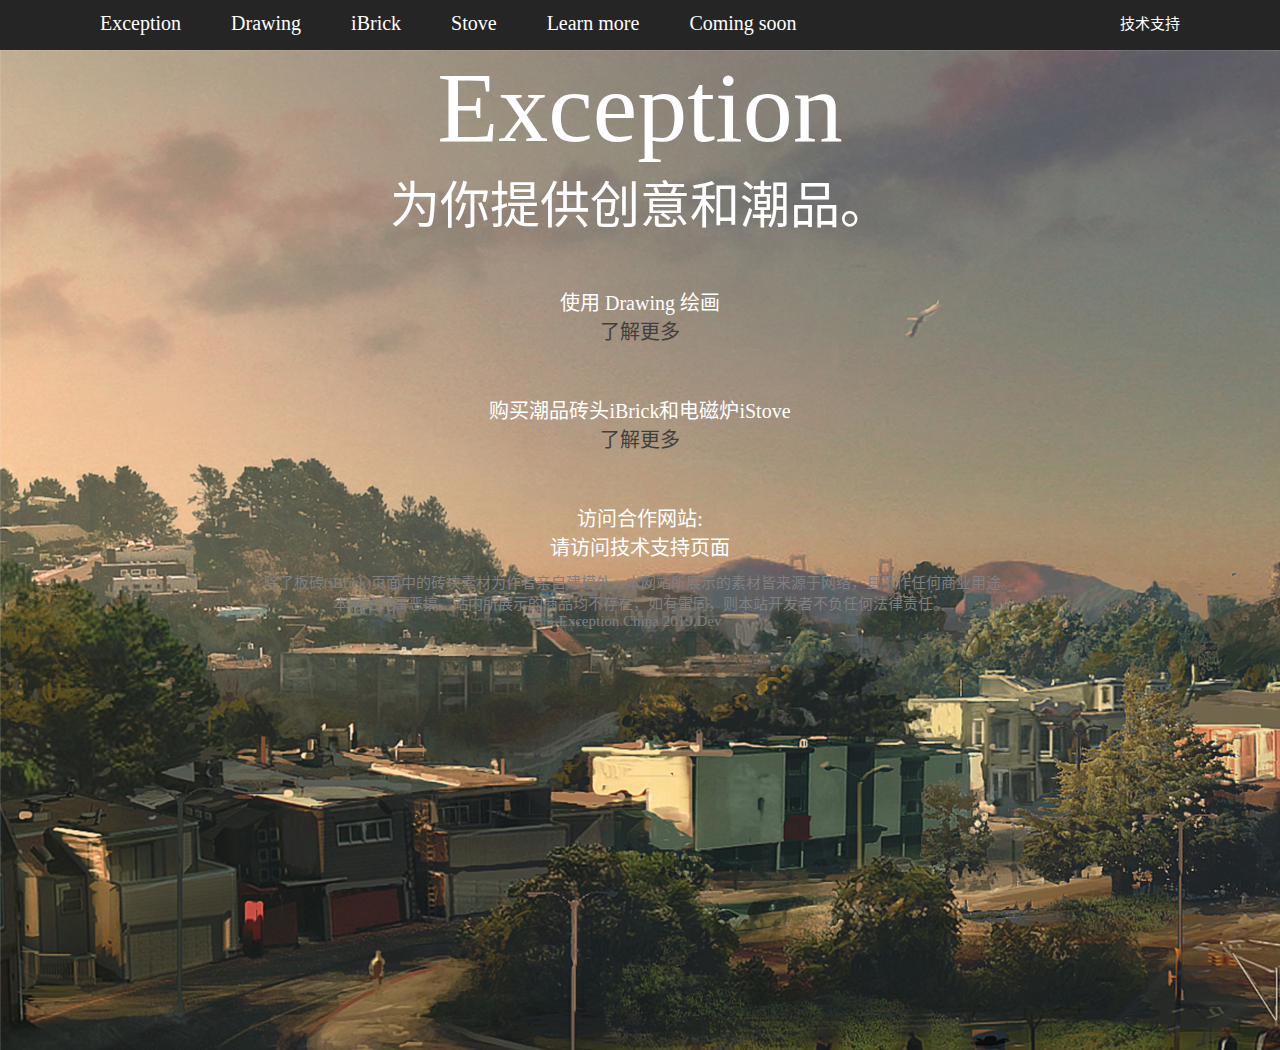
<file: index.html>
<!DOCTYPE html>
<html lang="zh-CN">
<head>
    <meta charset="UTF-8">
    <meta name="viewport" content="width=device-width, initial-scale=1.0">
    <meta http-equiv="X-UA-Compatible" content="ie=edge">
    <title>Exception China</title>
    <link rel="stylesheet" href="./css/nav.css">
    <link rel="stylesheet" href="./css/Exce.css">
    <link rel="shortcut icon" href="./imges/logo.ico" type="image/x-icon">
</head>
<body>
    <div class="nav">
        <div class="befor">
            <a href="./index.html">Exception</a>
        </div>
        <div class="other">
            <a href="./drawing.html">Drawing</a>
        </div>
        <div class="other">
            <a href="./brick.html">iBrick</a>
        </div>
        <div class="other">
            <a href="./stove.html">Stove</a>
        </div>
        <div class="other">
            <a href="./more.html">Learn more</a>
        </div>
        <div class="other">
            <span>Coming soon</span>
        </div>
        <div class="after">
            <a href="./more.html">技术支持</a>
        </div>
    </div>

    <div class="leinav">
        <div>
            <span>彩蛋</span>
        </div>
    </div>

    <div class="baseback">
        <div class="extext1">
            Exception
        </div>
        <div class="extext2">
            为你提供创意和潮品。
        </div>
        <div class="item">
            <div class="extext3">
                使用 Drawing 绘画
            </div>
            <div class="extext3">
                <a href="./drawing.html">了解更多</a>
            </div>
        </div>
        <div class="item">
            <div class="extext3">
                购买潮品砖头iBrick和电磁炉iStove
            </div>
            <div class="extext3">
                <a href="./brick.html">了解更多</a>
            </div>
        </div>
        <div class="item">
            <div class="extext3">
                访问合作网站:
            </div>
            <div class="extext3">
                请访问技术支持页面
            </div>
        </div>
        <div class="overccc">
            除了板砖(iBrick)页面中的砖块素材为作者亲自建模外，本网站所展示的素材皆来源于网络，且不作任何商业用途。<br>
            本网站纯属恶搞，站内所展示的商品均不存在，如有雷同，则本站开发者不负任何法律责任。<br>
            Exception China 2019.Dev
        </div>
    </div>
</body>
</file>
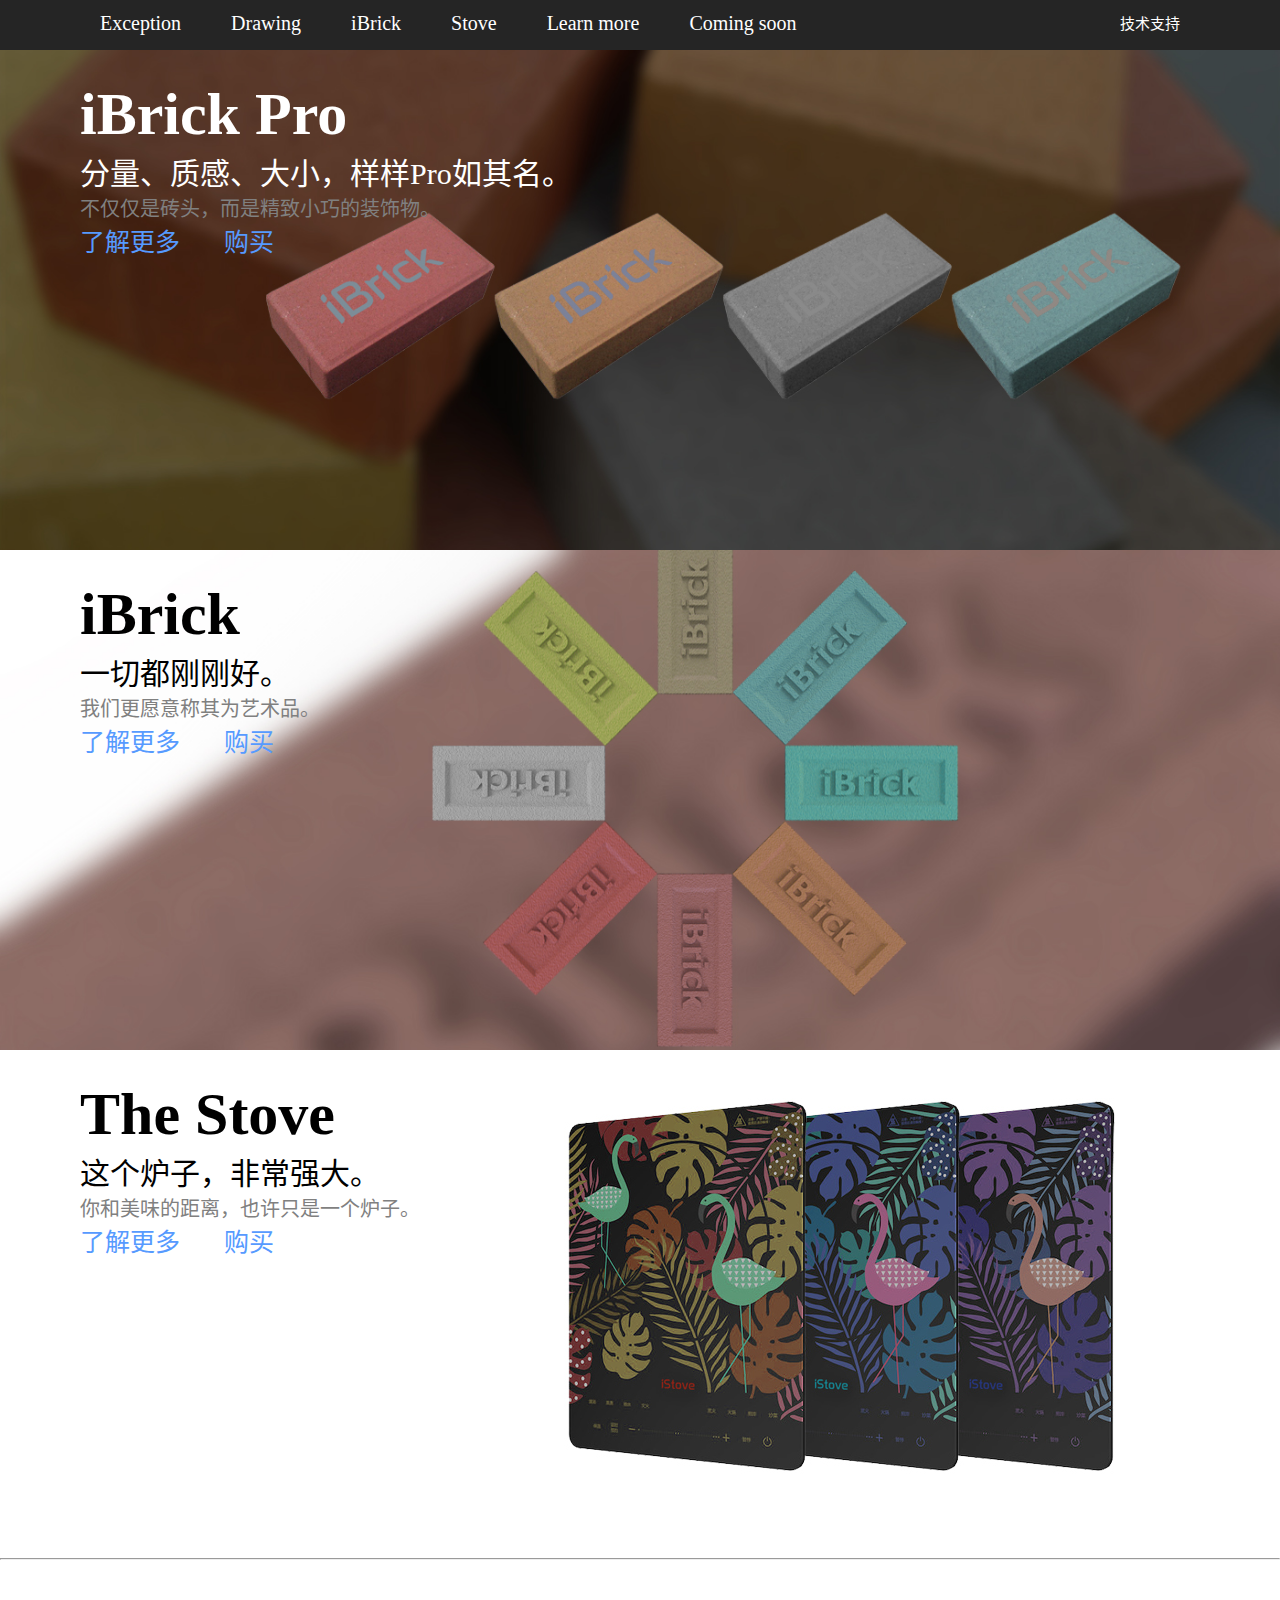
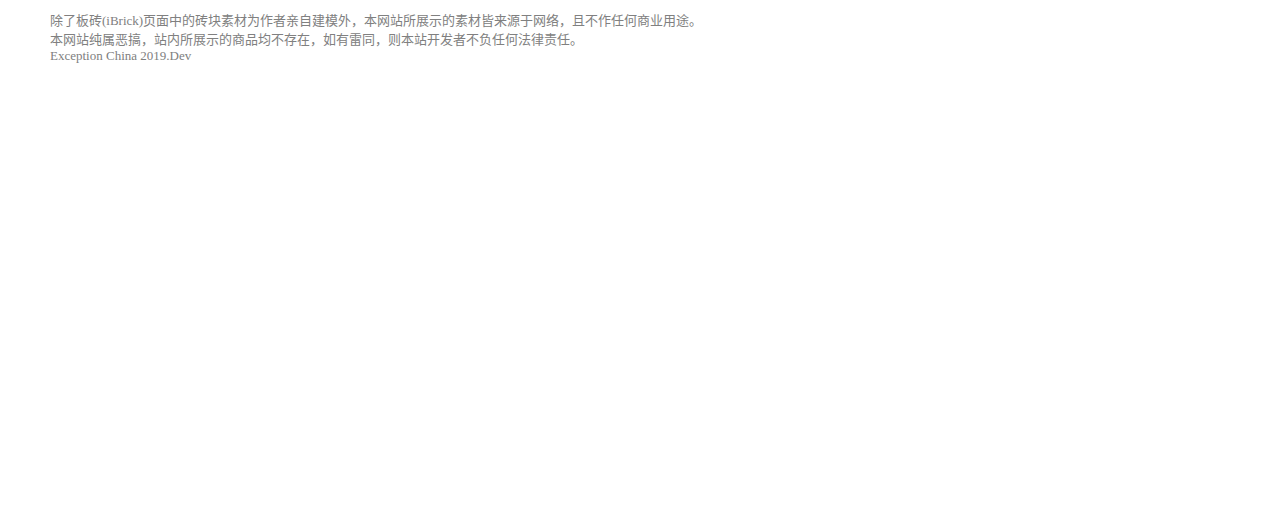
<file: brick.html>
<!DOCTYPE html>
<html lang="zh-CN">
<head>
    <meta charset="UTF-8">
    <meta name="viewport" content="width=device-width, initial-scale=1.0">
    <meta http-equiv="X-UA-Compatible" content="ie=edge">
    <title>iBrick</title>
    <link rel="stylesheet" href="./css/nav.css">
    <link rel="stylesheet" href="./css/show.css">
    <link rel="shortcut icon" href="./imges/logo.ico" type="image/x-icon">

</head>
<body>
    <div class="nav">
        <div class="befor">
            <a href="./index.html">Exception</a>
        </div>
        <div class="other">
            <a href="./drawing.html">Drawing</a>
        </div>
        <div class="other">
            <a href="./brick.html">iBrick</a>
        </div>
        <div class="other">
            <a href="./stove.html">Stove</a>
        </div>
        <div class="other">
            <a href="./more.html">Learn more</a>
        </div>
        <div class="other">
            <span>Coming soon</span>
        </div>
        <div class="after">
            <a href="./more.html">技术支持</a>
        </div>
    </div>

    <div class="leinav">
        <div>
            <span>彩蛋</span>
        </div>
    </div>


    <div class="brickProShow">
        <div class="brickpro">
            iBrick Pro
        </div>
        <div class="introduce">
            分量、质感、大小，样样Pro如其名。
        </div>
        <div class="shoping">
            不仅仅是砖头，而是精致小巧的装饰物。
        </div>
        <div class="temp">
            <a href="./brickjieshao.html">了解更多</a>
            <div class="space1"> </div>
            <a href="./pageOFBuy/BuyBrick.html">购买</a>
        </div>
    </div>


    <div class="brickShow">
        <div class="brick">
            iBrick
        </div>
        <div class="introduce2">
            一切都刚刚好。
        </div>
        <div class="shoping">
            我们更愿意称其为艺术品。
        </div>
        <div class="temp">
            <a href="./brickjieshao.html">了解更多</a>
            <div class="space1"> </div>
            <a href="./pageOFBuy/buybirck2.html">购买</a>
        </div>
    </div>


    <div class="stoveShow">
        <div class="stove">
            The Stove
        </div>
        <div class="introduce2">
            这个炉子，非常强大。
        </div>
        <div class="shoping">
            你和美味的距离，也许只是一个炉子。
        </div>
        <div class="temp">
            <a href="./stove.html">了解更多</a>
            <div class="space1"> </div>
            <a href="./pageOFBuy/BuyStove.html">购买</a>
        </div>
    </div>
    <hr>
    <div class="end">
        <div class="over">
            除了板砖(iBrick)页面中的砖块素材为作者亲自建模外，本网站所展示的素材皆来源于网络，且不作任何商业用途。<br>
            本网站纯属恶搞，站内所展示的商品均不存在，如有雷同，则本站开发者不负任何法律责任。<br>
            Exception China 2019.Dev
        </div>
    </div>
</body>
</html>
</file>
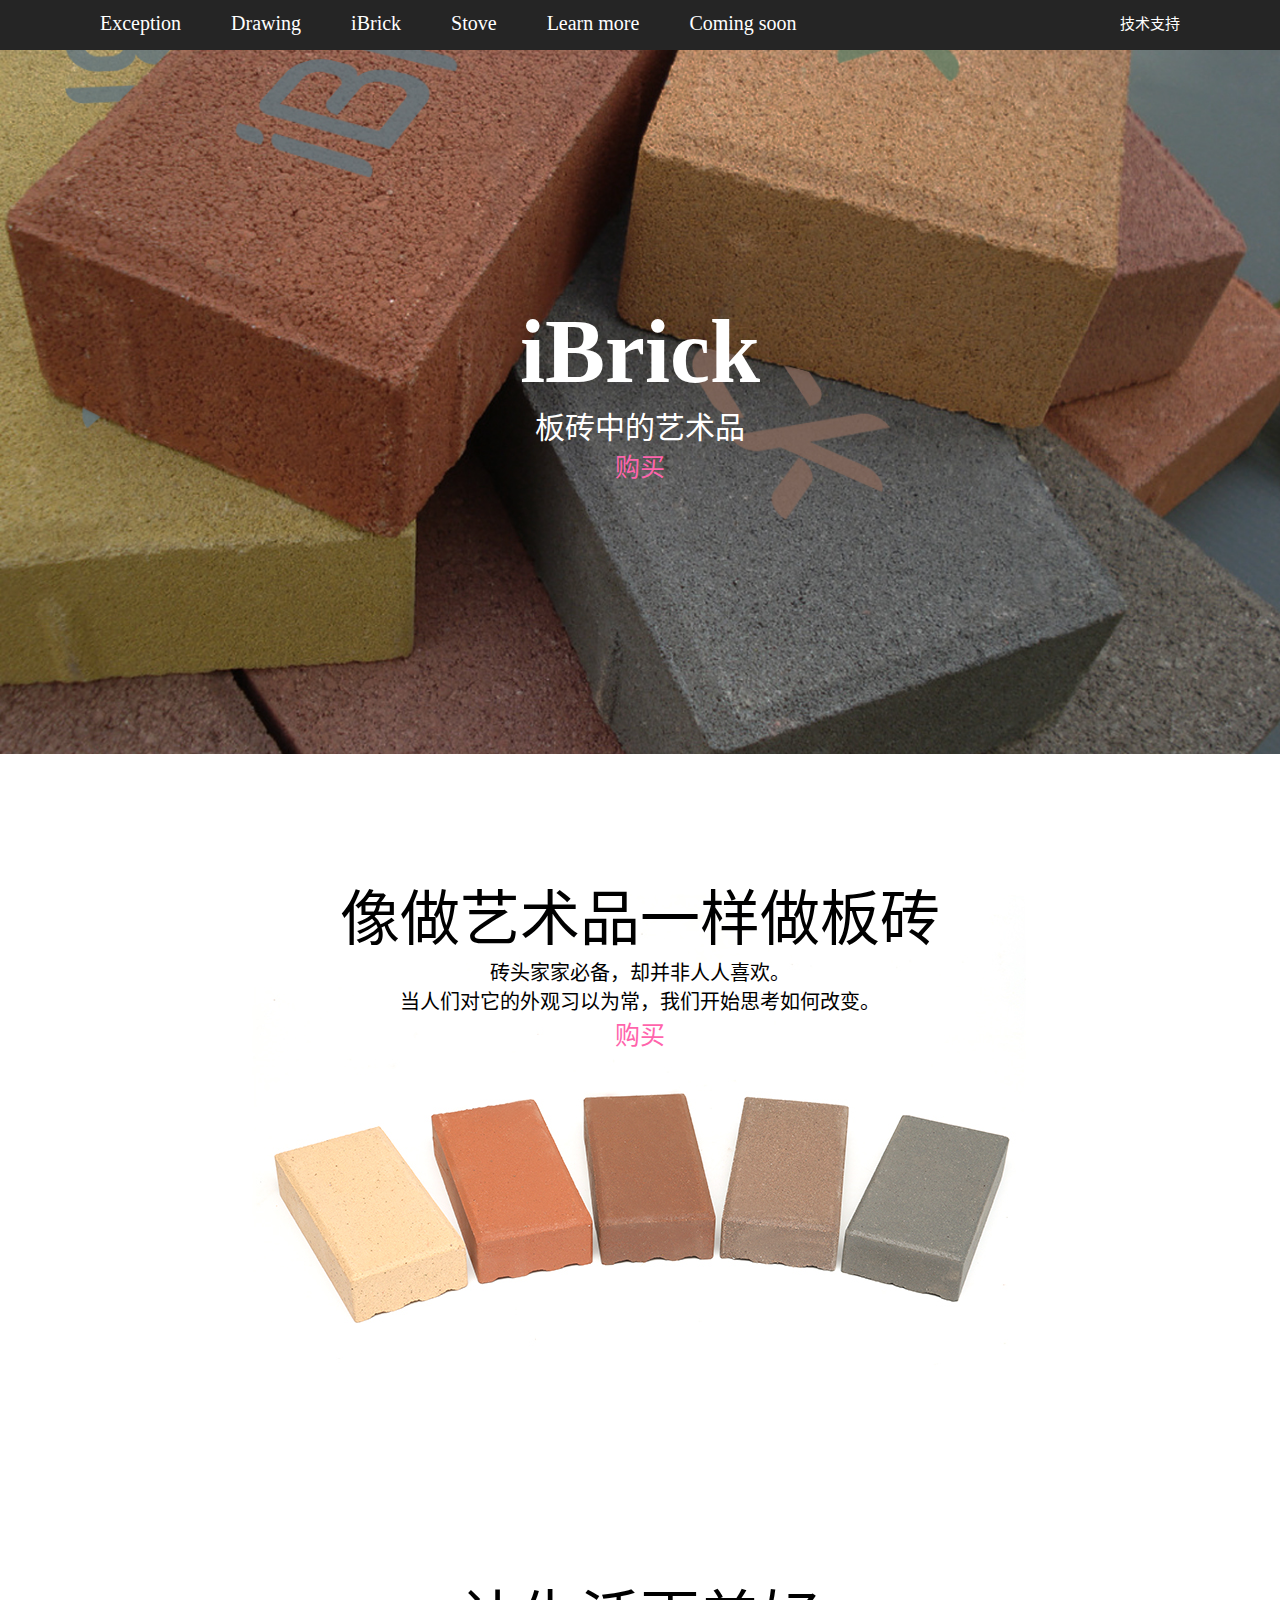
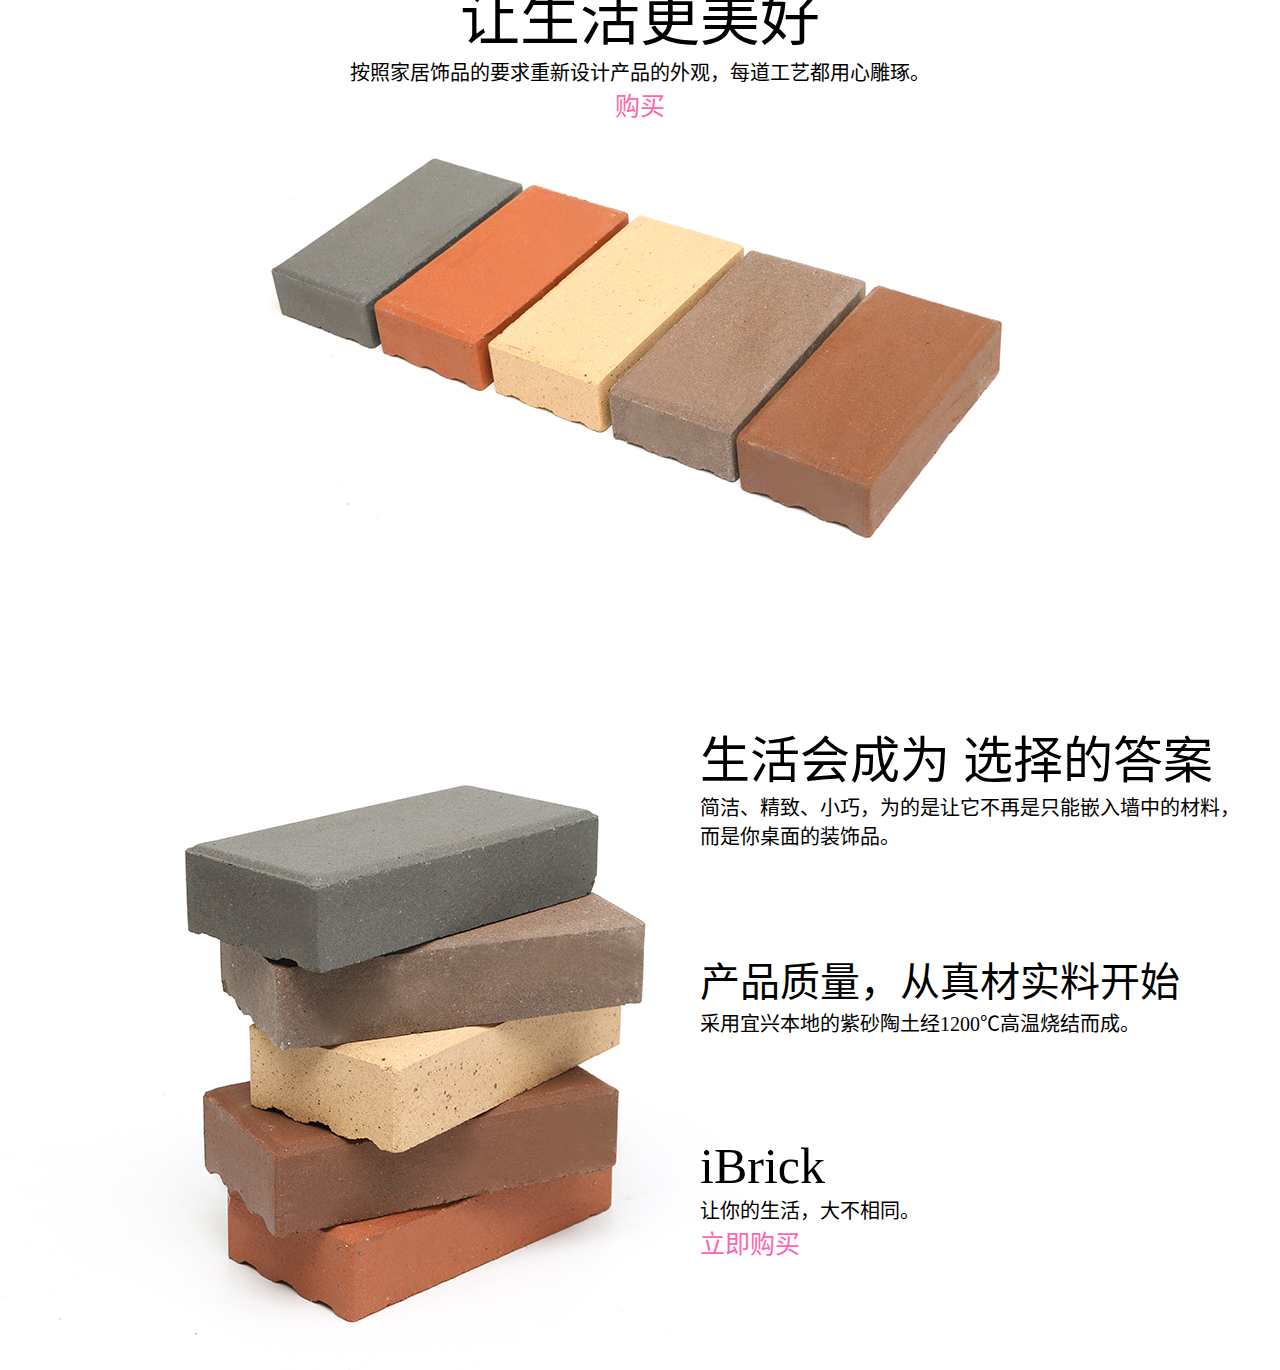
<file: brickjieshao.html>
<!DOCTYPE html>
<html lang="zh-CN">
<head>
    <meta charset="UTF-8">
    <meta name="viewport" content="width=device-width, initial-scale=1.0">
    <meta http-equiv="X-UA-Compatible" content="ie=edge">
    <title>iBrick</title>
    <link rel="stylesheet" href="./css/nav.css">
    <link rel="stylesheet" href="./css/jieshao1.css">
    <link rel="shortcut icon" href="./imges/logo.ico" type="image/x-icon">

</head>
<body>
    <div class="nav">
        <div class="befor">
            <a href="./index.html">Exception</a>
        </div>
        <div class="other">
            <a href="./drawing.html">Drawing</a>
        </div>
        <div class="other">
            <a href="./brick.html">iBrick</a>
        </div>
        <div class="other">
            <a href="./stove.html">Stove</a>
        </div>
        <div class="other">
            <a href="./more.html">Learn more</a>
        </div>
        <div class="other">
            <span>Coming soon</span>
        </div>
        <div class="after">
            <a href="./more.html">技术支持</a>
        </div>
    </div>

    <div class="leinav">
        <div>
            <span>彩蛋</span>
        </div>
    </div>

    <div class="firstback">
        <div class="text01">
            <div class="top">
                iBrick
            </div>
            <div class="down">
                板砖中的艺术品
            </div>
            <div class="buy">
                <a href="./pageOFBuy/BuyBrick.html">购买</a>
            </div>
        </div>
    </div>

    <div class="scandsay">
        <div class="text02">
            <div class="top">
                像做艺术品一样做板砖
            </div>
            <div class="down">
                砖头家家必备，却并非人人喜欢。<br>
                当人们对它的外观习以为常，我们开始思考如何改变。<br>
            </div>
            <div class="buy">
                <a href="./pageOFBuy/BuyBrick.html">购买</a>
            </div>
        </div>
    </div>

    <div class="thirdsay">
        <div class="text03">
            <div class="top">
                让生活更美好
            </div>
            <div class="down">
                按照家居饰品的要求重新设计产品的外观，每道工艺都用心雕琢。
            </div>
            <div class="buy">
                <a href="./pageOFBuy/BuyBrick.html">购买</a>
            </div>
        </div>
    </div>

    <div class="fourthsay">
        <div class="text04">
            <div class="top">
                生活会成为 选择的答案
            </div>
            <div class="down">
                简洁、精致、小巧，为的是让它不再是只能嵌入墙中的材料，<br>
                而是你桌面的装饰品。
            </div>
            <div class="top2">
                产品质量，从真材实料开始
            </div>
            <div class="down">
                采用宜兴本地的紫砂陶土经1200℃高温烧结而成。
            </div>
            <div class="top3">
                iBrick
            </div>
            <div class="down">
                让你的生活，大不相同。
            </div>
            <div class="buy">
                <a href="./pageOFBuy/BuyBrick.html">立即购买</a>
            </div>
        </div>
    </div>

</body>
</file>
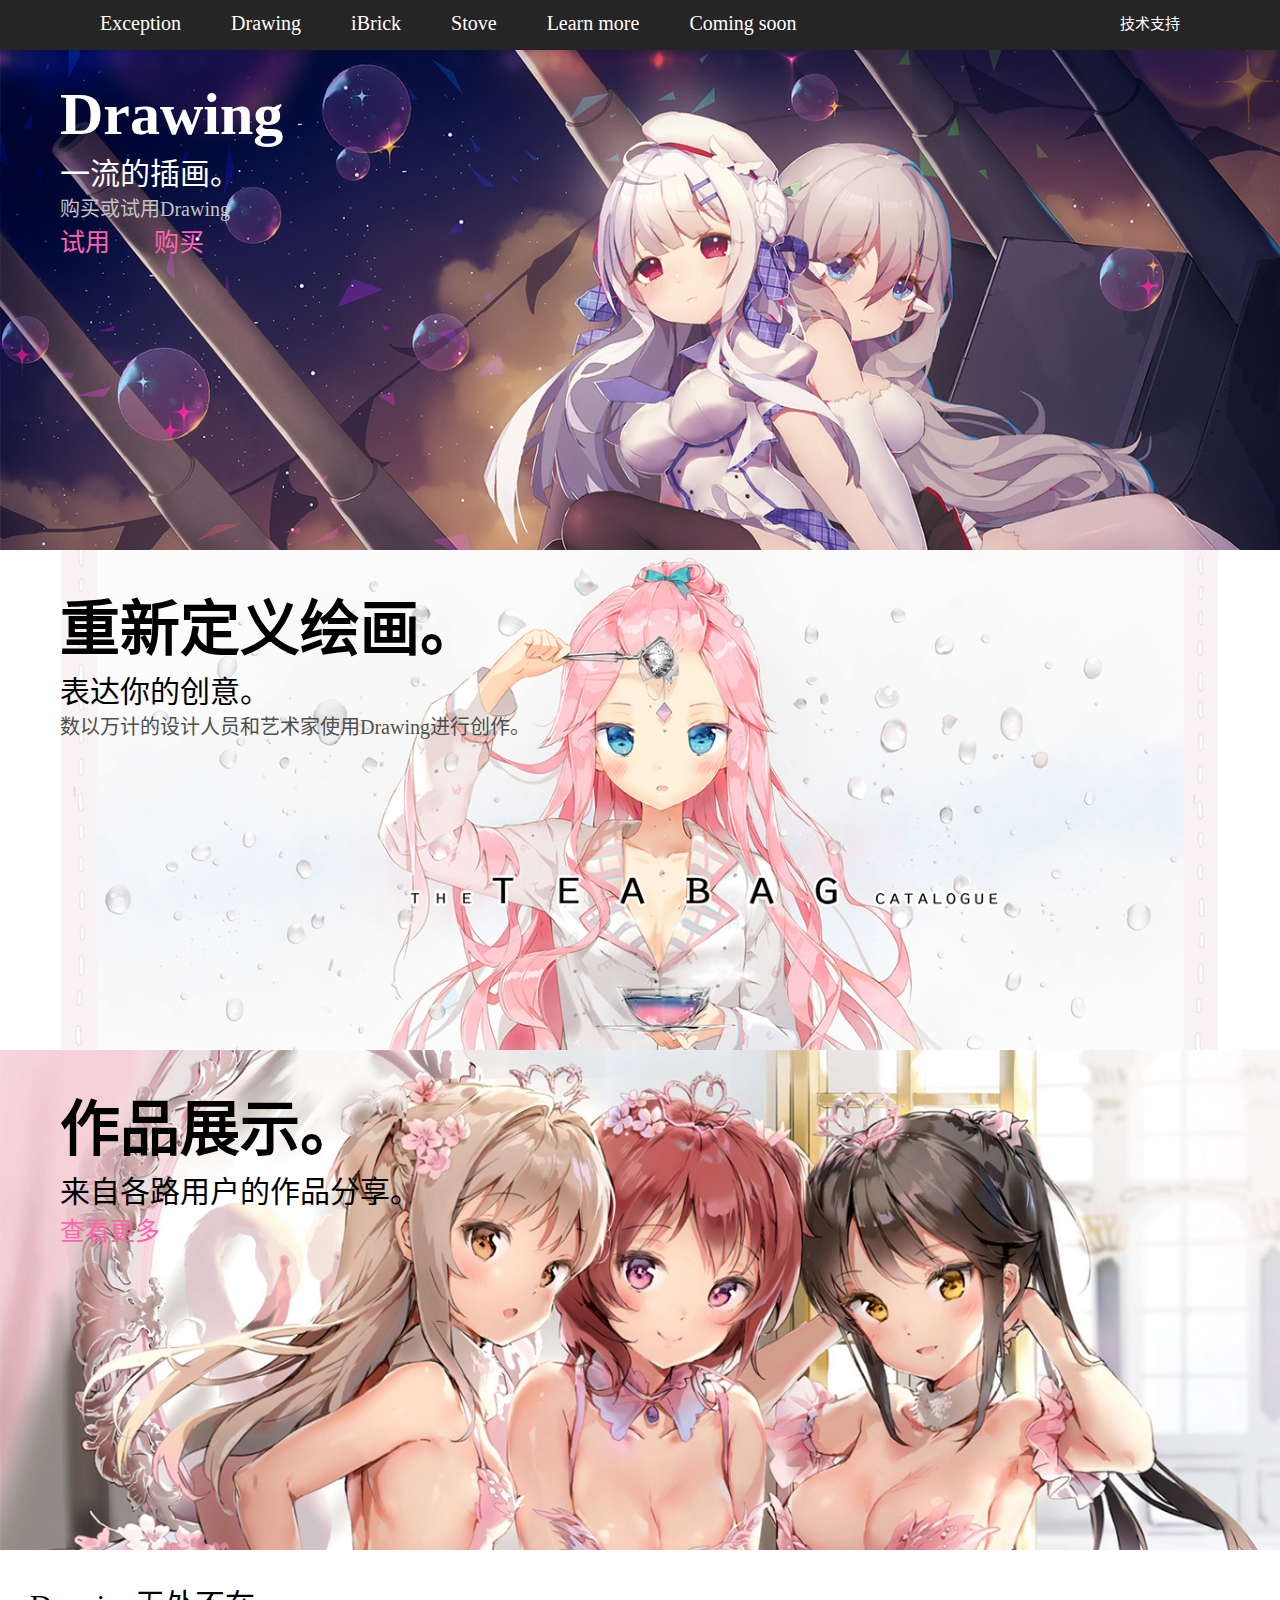
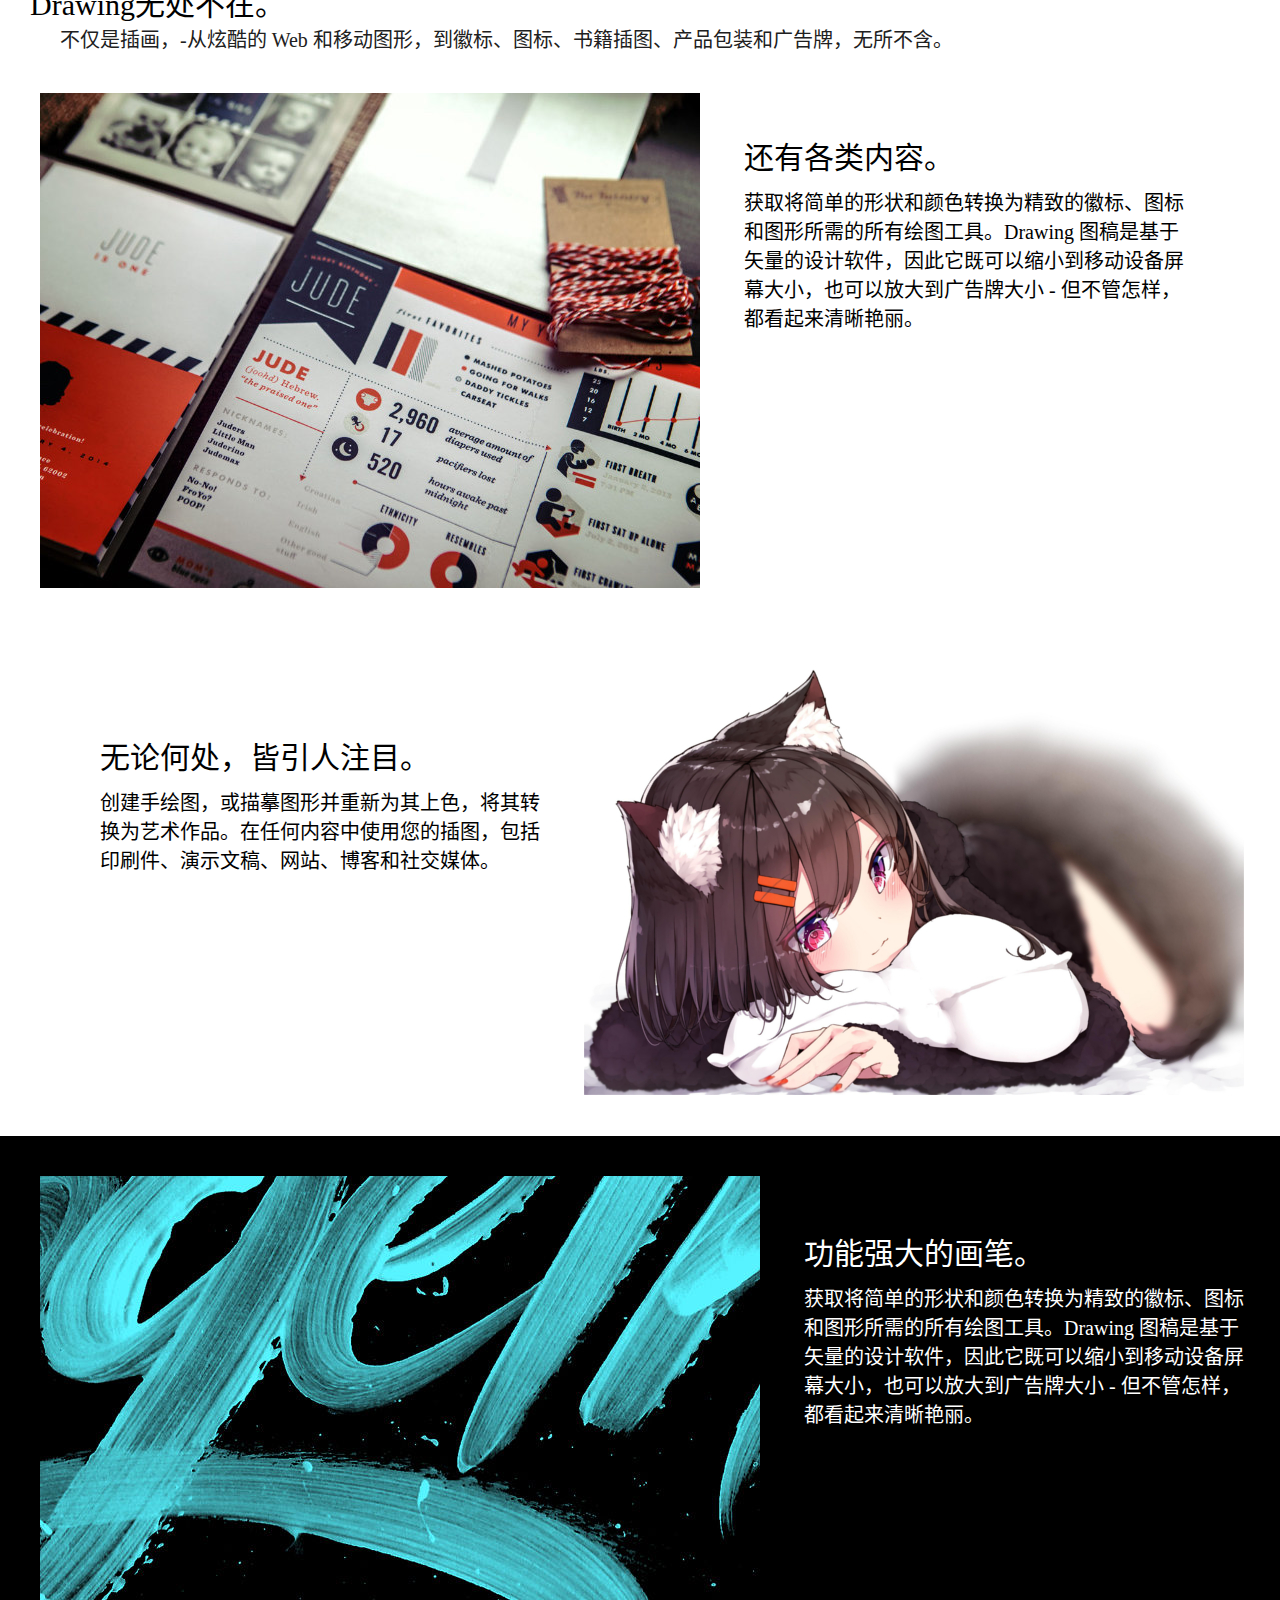
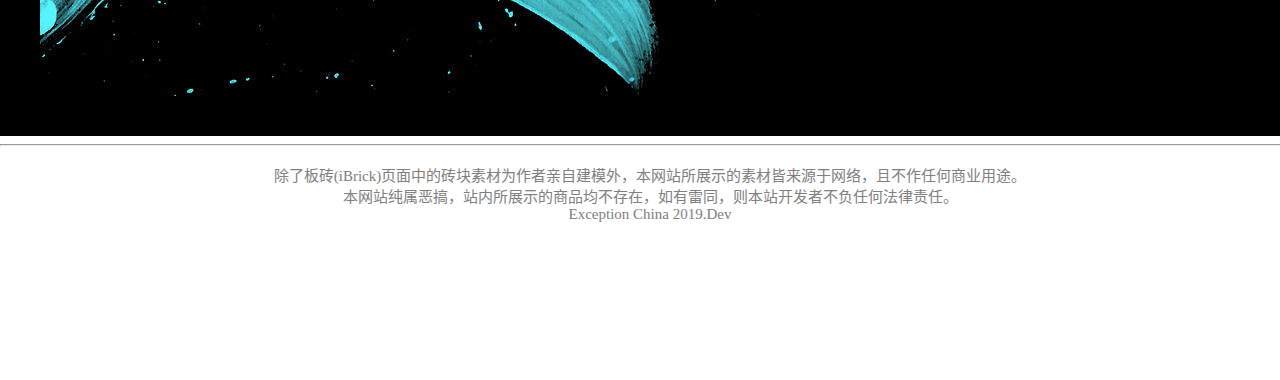
<file: drawing.html>
<!DOCTYPE html>
<html lang="zh-CN">
<head>
    <meta charset="UTF-8">
    <meta name="viewport" content="width=device-width, initial-scale=1.0">
    <meta http-equiv="X-UA-Compatible" content="ie=edge">
    <title>Drawing</title>
    <link rel="stylesheet" href="./css/nav.css">
    <link rel="stylesheet" href="./css/dwing.css">
    <link rel="stylesheet" href="./css/nonsense.css">
    <link rel="shortcut icon" href="./imges/logo.ico" type="image/x-icon">

</head>
<body>
    <div class="nav">
        <div class="befor">
            <a href="./index.html">Exception</a>
        </div>
        <div class="other">
            <a href="./drawing.html">Drawing</a>
        </div>
        <div class="other">
            <a href="./brick.html">iBrick</a>
        </div>
        <div class="other">
            <a href="./stove.html">Stove</a>
        </div>
        <div class="other">
            <a href="./more.html">Learn more</a>
        </div>
        <div class="other">
            <span>Coming soon</span>
        </div>
        <div class="after">
            <a href="./more.html">技术支持</a>
        </div>
    </div>

    <div class="leinav">
        <div>
            <span>彩蛋</span>
        </div>
    </div>


    <div class="dwShow">
        <div class="dw1">
            Drawing
        </div>
        <div class="introduce">
            一流的插画。
        </div>
        <div class="shoping">
            购买或试用Drawing
        </div>
        <div class="temp">
            <a href="./other.html">试用</a>
            <div class="space1"> </div>
            <a href="./pageOFBuy/BuyDrawing.html">购买</a>
        </div>
    </div>


    <div class="dwShow2">
        <div class="dw2">
            重新定义绘画。
        </div>
        <div class="introduce2">
            表达你的创意。
        </div>
        <div class="shoping2">
            数以万计的设计人员和艺术家使用Drawing进行创作。
        </div>
    </div>


    <div class="dwShow3">
        <div class="dw3">
            作品展示。
        </div>
        <div class="introduce2">
            来自各路用户的作品分享。
        </div>
        <div class="temp">
            <a href="./other.html">查看更多</a>
        </div>
    </div>

    <div class="nonsense">
        <div class="introduce3">
            Drawing无处不在。
        </div>
        <div class="introduce">
            不仅是插画，-从炫酷的 Web 和移动图形，到徽标、图标、书籍插图、产品包装和广告牌，无所不含。
        </div>
        <div class="img1">
            <img src="./imges/imgOfDwing/shu.jpg" alt="">
        </div>
        <div class="text1">
            还有各类内容。
            <div class="text2">
                获取将简单的形状和颜色转换为精致的徽标、图标<br>
                和图形所需的所有绘图工具。Drawing 图稿是基于<br>
                矢量的设计软件，因此它既可以缩小到移动设备屏<br>
                幕大小，也可以放大到广告牌大小 - 但不管怎样，<br>
                都看起来清晰艳丽。
            </div>
        </div>
        <div class="text3">
            无论何处，皆引人注目。
            <div class="text4">
                创建手绘图，或描摹图形并重新为其上色，将其转<br>
                换为艺术作品。在任何内容中使用您的插图，包括<br>
                印刷件、演示文稿、网站、博客和社交媒体。
            </div>
        </div>
        <div class="img1">
            <img src="./imges/imgOfDwing/2.jpg" alt="">
        </div>
        <div class="end">
            <div class="img1">
                <img src="./imges/imgOfDwing/pen.jpg" alt="">
            </div>
            <div class="text5">
                功能强大的画笔。
                <div class="text6">
                    获取将简单的形状和颜色转换为精致的徽标、图标<br>
                    和图形所需的所有绘图工具。Drawing 图稿是基于<br> 
                    矢量的设计软件，因此它既可以缩小到移动设备屏<br>
                    幕大小，也可以放大到广告牌大小 - 但不管怎样，<br>
                    都看起来清晰艳丽。
                </div>
            </div>
        </div>
        <hr>
        <div class="overccc">
            除了板砖(iBrick)页面中的砖块素材为作者亲自建模外，本网站所展示的素材皆来源于网络，且不作任何商业用途。<br>
            本网站纯属恶搞，站内所展示的商品均不存在，如有雷同，则本站开发者不负任何法律责任。<br>
            Exception China 2019.Dev
        </div>
    </div>
</body>
</html>
</file>
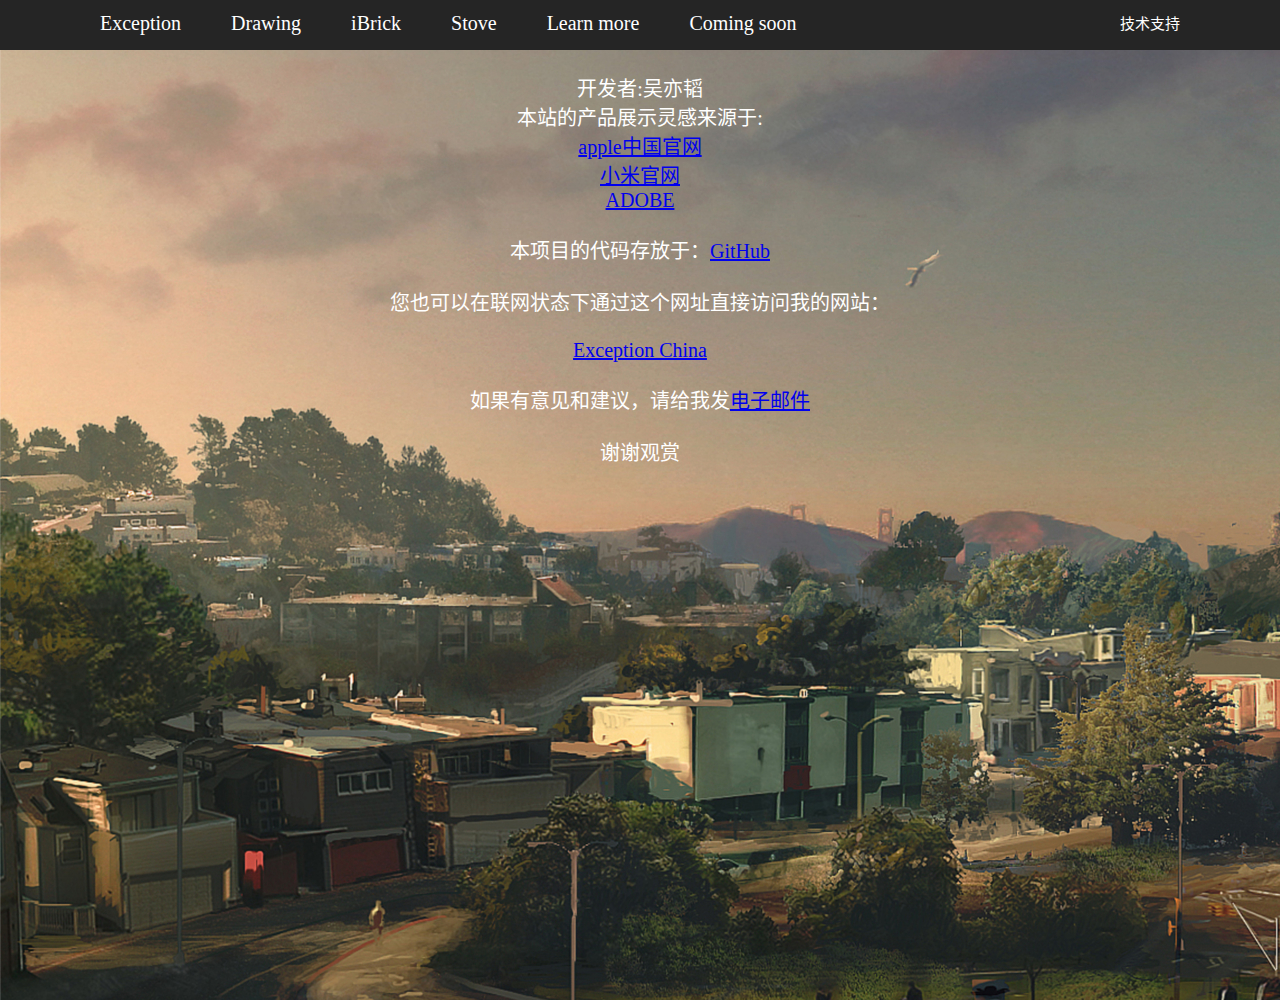
<file: more.html>
<!DOCTYPE html>
<html lang="zh-CN">
<head>
    <meta charset="UTF-8">
    <meta name="viewport" content="width=device-width, initial-scale=1.0">
    <meta http-equiv="X-UA-Compatible" content="ie=edge">
    <title>Exception China</title>
    <link rel="stylesheet" href="./css/nav.css">
    <link rel="stylesheet" href="./css/Exce.css">
    <link rel="shortcut icon" href="./imges/logo.ico" type="image/x-icon">

</head>
<body>
    <div class="nav">
        <div class="befor">
            <a href="./index.html">Exception</a>
        </div>
        <div class="other">
            <a href="./drawing.html">Drawing</a>
        </div>
        <div class="other">
            <a href="./brick.html">iBrick</a>
        </div>
        <div class="other">
            <a href="./stove.html">Stove</a>
        </div>
        <div class="other">
            <a href="#">Learn more</a>
        </div>
        <div class="other">
            <span>Coming soon</span>
        </div>
        <div class="after">
            <a href="#">技术支持</a>
        </div>
    </div>

    <div class="learnmore">
        <div class="extext3">
            &emsp;
            <div class="item">
                <div class="extext3">
                    开发者:吴亦韬<br>
                </div>
                <div class="extext3">
                    本站的产品展示灵感来源于:<br>
                    <a href="https://www.apple.com.cn/" target="blank">apple中国官网</a><br>
                    <a href="https://www.mi.com/" target="blank">小米官网</a><br>
                    <a href="https://www.adobe.com/" target="blank">ADOBE</a><br><br>
                    本项目的代码存放于：<a href="https://github.com/">GitHub</a><br><br>
                    您也可以在联网状态下通过这个网址直接访问我的网站：<br><br>
                    <a href="https://youdiansao32838.github.io/homework/index.html">Exception China</a><br><br>
                    如果有意见和建议，请给我发<a href="mailto:Wu-Yi-Tao@outloo.com">电子邮件</a><br><br>
                    谢谢观赏
                </div>
            </div>
        </div>
    </div>
</body>
</file>
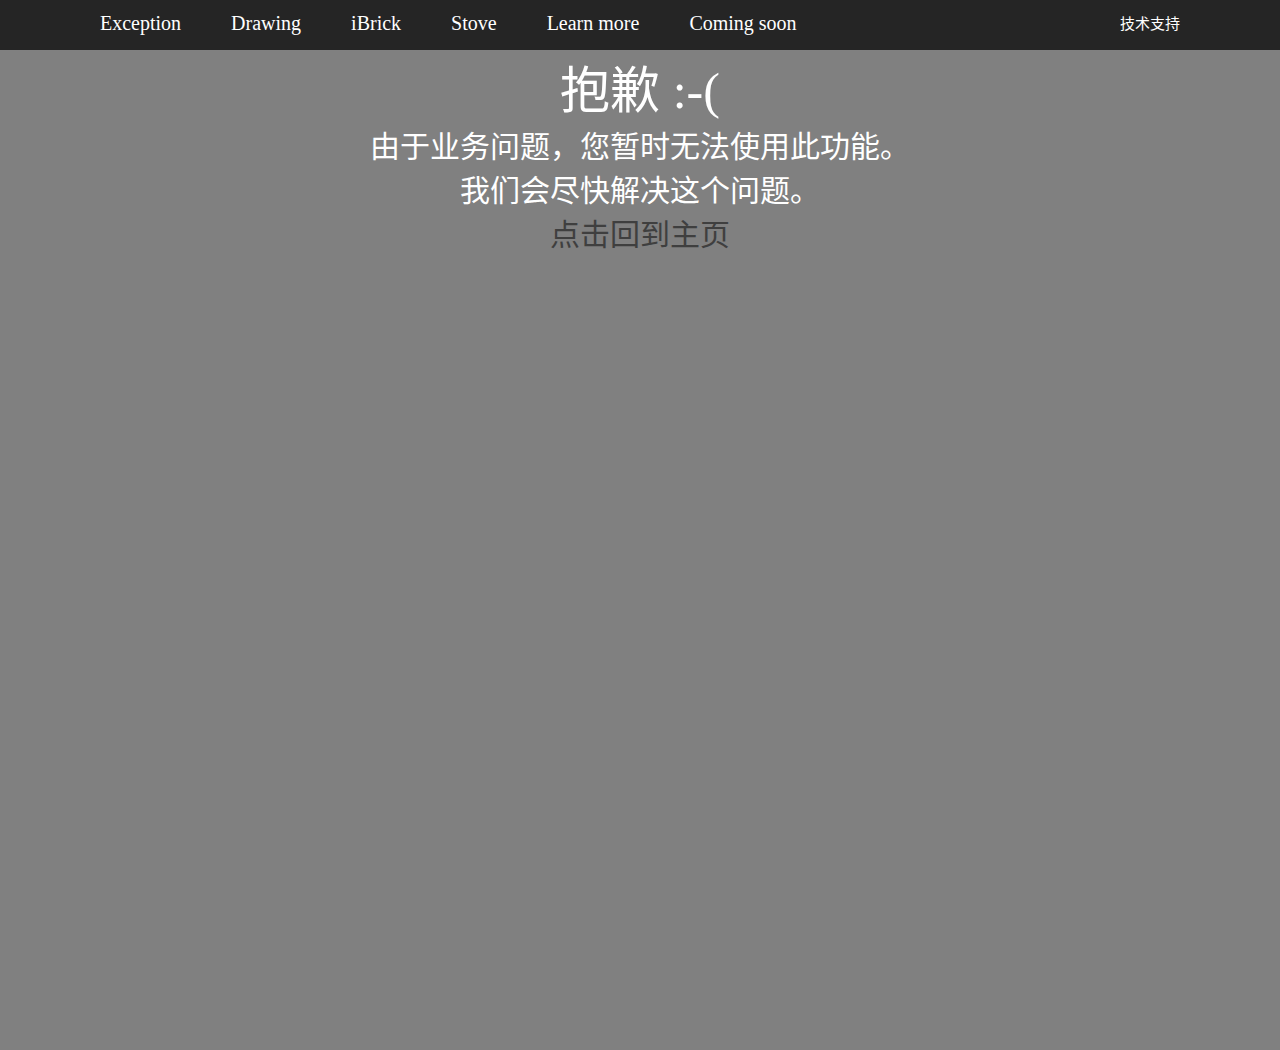
<file: other.html>
<!DOCTYPE html>
<html lang="zh-CN">
<head>
    <meta charset="UTF-8">
    <meta name="viewport" content="width=device-width, initial-scale=1.0">
    <meta http-equiv="X-UA-Compatible" content="ie=edge">
    <title>Exception China</title>
    <link rel="stylesheet" href="./css/nav.css">
    <link rel="stylesheet" href="./css/Exce.css">
    <link rel="shortcut icon" href="./imges/logo.ico" type="image/x-icon">

</head>
<body>
    <div class="nav">
        <div class="befor">
            <a href="./index.html">Exception</a>
        </div>
        <div class="other">
            <a href="./drawing.html">Drawing</a>
        </div>
        <div class="other">
            <a href="./brick.html">iBrick</a>
        </div>
        <div class="other">
            <a href="./stove.html">Stove</a>
        </div>
        <div class="other">
            <a href="./more.html">Learn more</a>
        </div>
        <div class="other">
            <span>Coming soon</span>
        </div>
        <div class="after">
            <a href="./more.html">技术支持</a>
        </div>
    </div>

    <div class="leinav">
        <div>
            <span>彩蛋</span>
        </div>
    </div>

    <div class="otherss">
        <div class="text1">
            抱歉 :-(
        </div>
        <div class="text2">
            由于业务问题，您暂时无法使用此功能。
        </div>
        <div class="text2">
            我们会尽快解决这个问题。
        </div>
        <div class="text2">
            <a href="./index.html">点击回到主页</a>
        </div>
    </div>
</body>
</file>
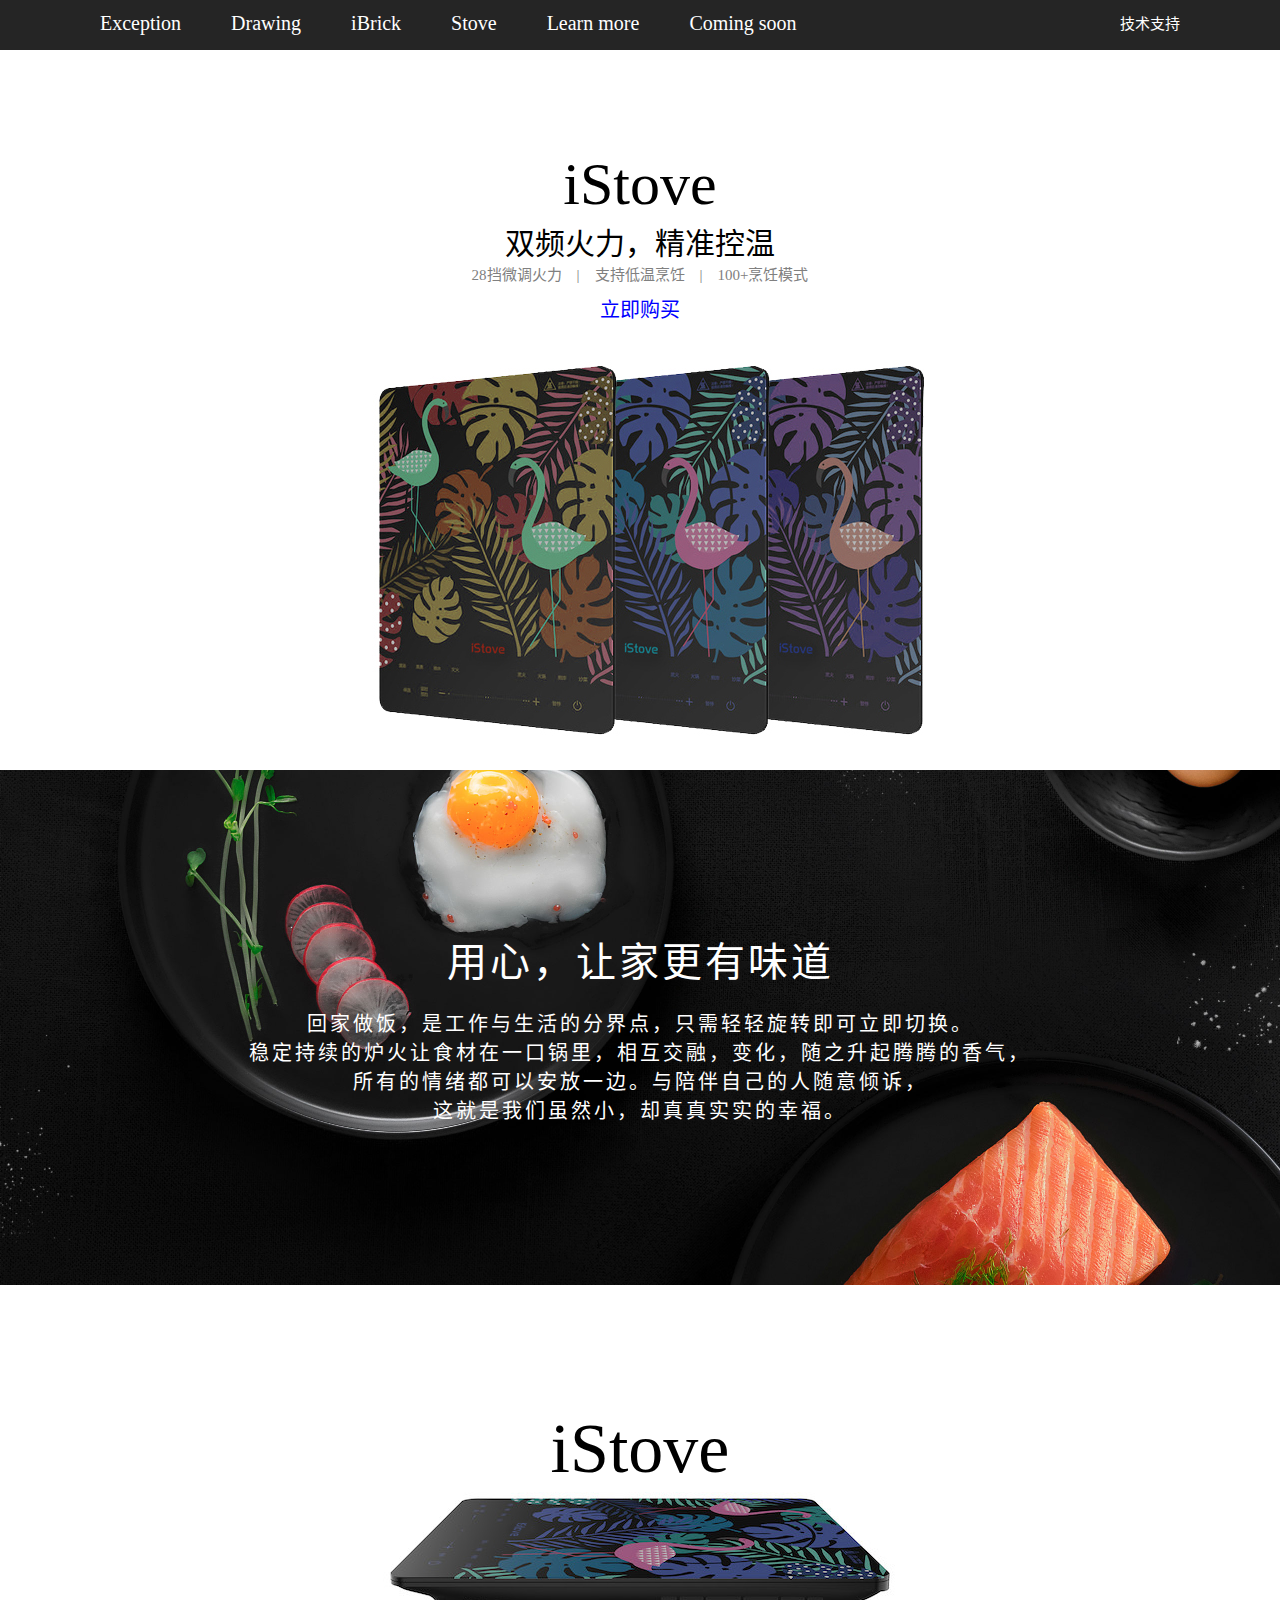
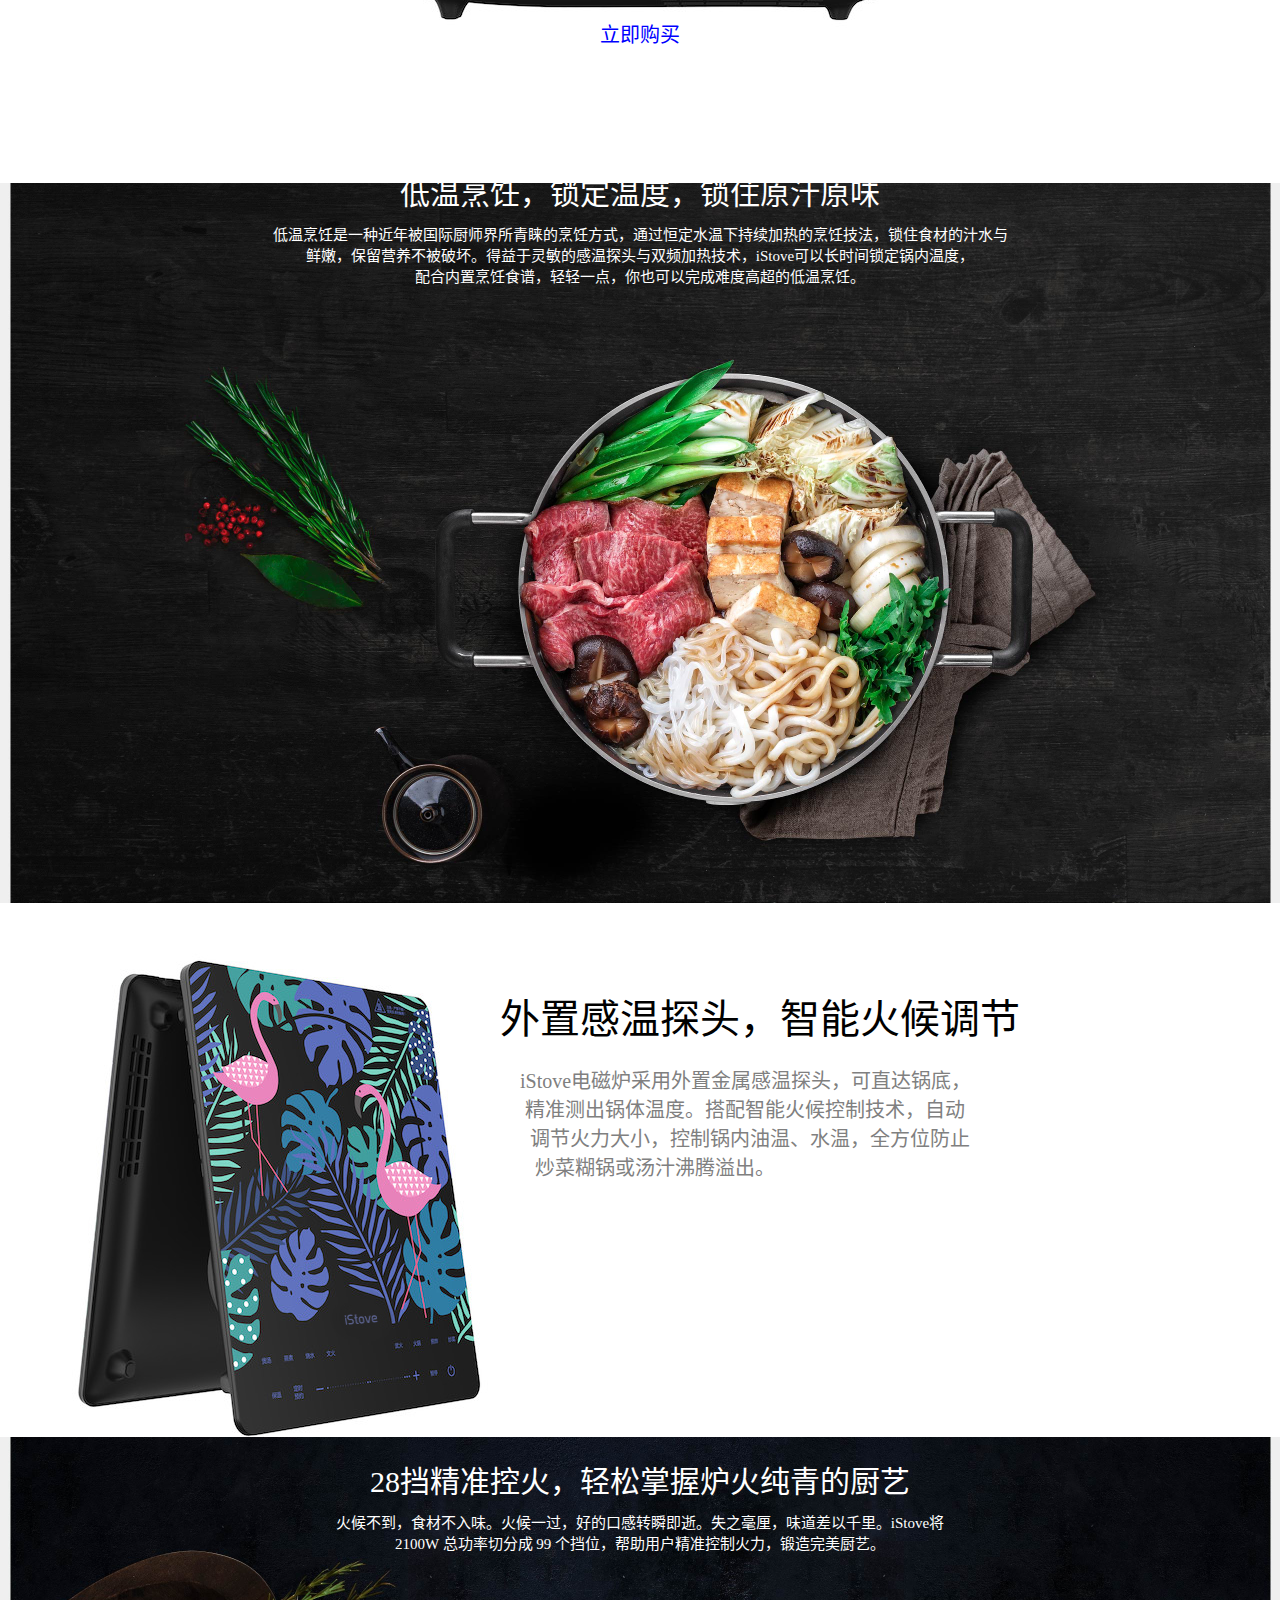
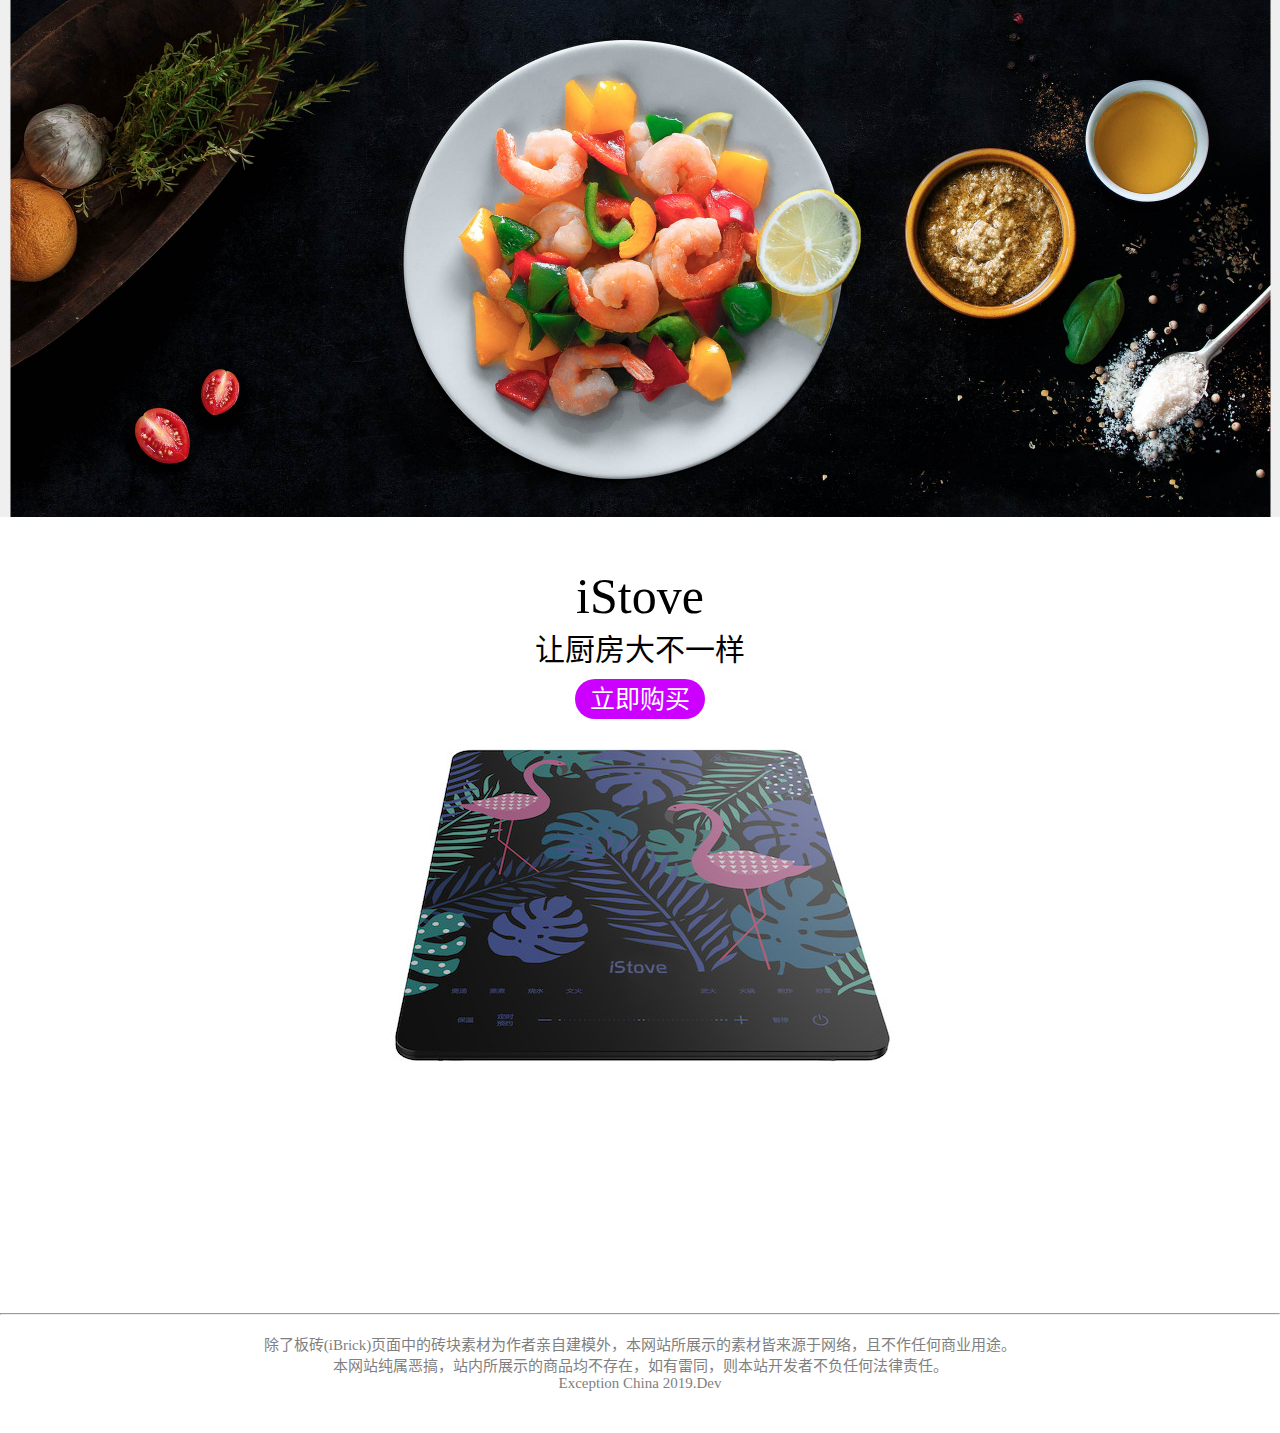
<file: stove.html>
<!DOCTYPE html>
<html lang="zh-CN">
<head>
    <meta charset="UTF-8">
    <meta name="viewport" content="width=device-width, initial-scale=1.0">
    <meta http-equiv="X-UA-Compatible" content="ie=edge">
    <title>iStove</title>
    <link rel="stylesheet" href="./css/nav.css">
    <link rel="stylesheet" href="./css/stove.css">
    <link rel="shortcut icon" href="./imges/logo.ico" type="image/x-icon">
</head>
<body>
    <div class="nav">
        <div class="befor">
            <a href="./index.html">Exception</a>
        </div>
        <div class="other">
            <a href="./drawing.html">Drawing</a>
        </div>
        <div class="other">
            <a href="./brick.html">iBrick</a>
        </div>
        <div class="other">
            <a href="./stove.html">Stove</a>
        </div>
        <div class="other">
            <a href="./more.html">Learn more</a>
        </div>
        <div class="other">
            <span>Coming soon</span>
        </div>
        <div class="after">
            <a href="./more.html">技术支持</a>
        </div>
    </div>

    <div class="firstblock">
        <div class="text1">
            <div class="top">
                iStove
            </div>
            <div class="down">
                双频火力，精准控温
            </div>
            <div class="smalltext">
                28挡微调火力&emsp;|&emsp;支持低温烹饪&emsp;|&emsp;100+烹饪模式
            </div>
            <div class="buy">
                <a href="./pageOFBuy/BuyStove.html">立即购买</a>
            </div>
        </div>
    </div>

    <div class="scendblock">
        <div class="text2">
            <div class="top">
                用心，让家更有味道
            </div>
            <div class="down">
                回家做饭，是工作与生活的分界点，只需轻轻旋转即可立即切换。<br>
                稳定持续的炉火让食材在一口锅里，相互交融，变化，随之升起腾腾的香气，<br>
                所有的情绪都可以安放一边。与陪伴自己的人随意倾诉，<br>
                这就是我们虽然小，却真真实实的幸福。
            </div>
        </div>
    </div>

    <div class="thirdblock">
        <div class="text3">
            <div class="top">
                iStove
            </div>
            <div class="buy">
                <a href="./pageOFBuy/BuyStove.html">立即购买</a>
            </div>
        </div>
    </div>

    <div class="fourthblock">
        <div class="text4">
            <div class="top">
                低温烹饪，锁定温度，锁住原汁原味
            </div>
            <div class="down">
                低温烹饪是一种近年被国际厨师界所青睐的烹饪方式，通过恒定水温下持续加热的烹饪技法，锁住食材的汁水与<br>
                鲜嫩，保留营养不被破坏。得益于灵敏的感温探头与双频加热技术，iStove可以长时间锁定锅内温度，<br>
                配合内置烹饪食谱，轻轻一点，你也可以完成难度高超的低温烹饪。
            </div>
        </div>
    </div>
    <div class="fivethblock">
        <div class="text5">
            <div class="top">
                外置感温探头，智能火候调节
            </div>
            <div class="down">
                iStove电磁炉采用外置金属感温探头，可直达锅底，<br>
                &emsp14;精准测出锅体温度。搭配智能火候控制技术，自动<br>
                &emsp14;&emsp14;调节火力大小，控制锅内油温、水温，全方位防止<br>
                &emsp14;&emsp14;&emsp14;炒菜糊锅或汤汁沸腾溢出。
            </div>
        </div>
    </div>
    <div class="sixthblock">
        <div class="text4">
            <div class="top">
                28挡精准控火，轻松掌握炉火纯青的厨艺
            </div>
            <div class="down">
                火候不到，食材不入味。火候一过，好的口感转瞬即逝。失之毫厘，味道差以千里。iStove将<br>
                2100W 总功率切分成 99 个挡位，帮助用户精准控制火力，锻造完美厨艺。
            </div>
        </div>
    </div>
    <div class="seventhblock">
        <div class="text7">
            <div class="top">
                iStove
            </div>
            <div class="down">
                让厨房大不一样
            </div>
            <div class="buy">
                <center><a href="./pageOFBuy/BuyStove.html">立即购买</a></center>
            </div>
            
        </div>
    </div>
    <hr>
    <div class="overccc">
        除了板砖(iBrick)页面中的砖块素材为作者亲自建模外，本网站所展示的素材皆来源于网络，且不作任何商业用途。<br>
        本网站纯属恶搞，站内所展示的商品均不存在，如有雷同，则本站开发者不负任何法律责任。<br>
        Exception China 2019.Dev
    </div>
</body>
</file>
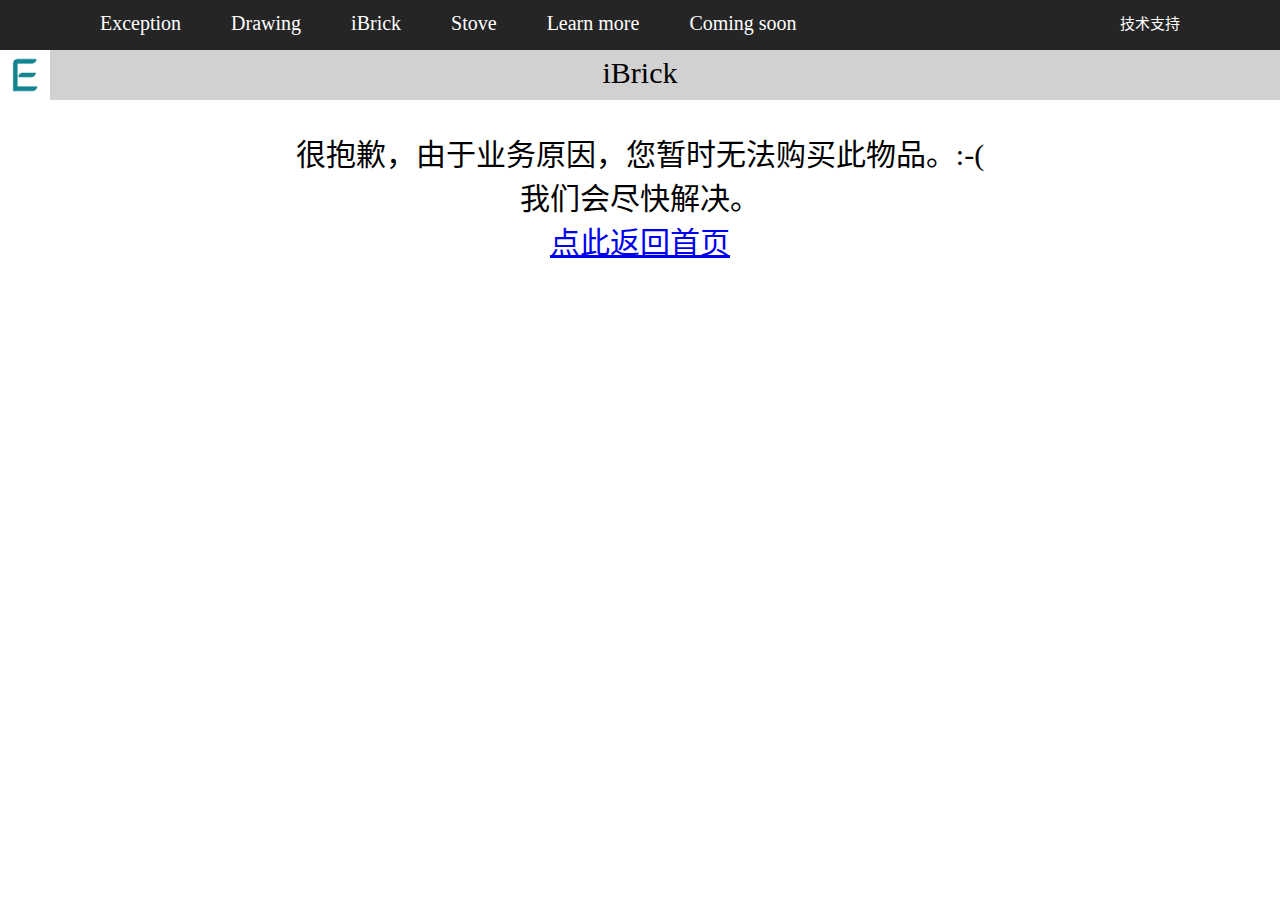
<file: pageOFBuy/buybirck2.html>
<!DOCTYPE html>
<html lang="zh-CN">
<head>
    <meta charset="UTF-8">
    <meta name="viewport" content="width=device-width, initial-scale=1.0">
    <meta http-equiv="X-UA-Compatible" content="ie=edge">
    <title>购买</title>
    <link rel="stylesheet" href="./../css/nav.css">
    <link rel="stylesheet" href="./../css/buybrick.css">
    <link rel="shortcut icon" href="./../imges/logo.ico" type="image/x-icon">
</head>
<body>
    <div class="nav">
        <div class="befor">
            <a href="./../index.html">Exception</a>
        </div>
        <div class="other">
            <a href="./../drawing.html">Drawing</a>
        </div>
        <div class="other">
            <a href="./../brick.html">iBrick</a>
        </div>
        <div class="other">
            <a href="./../stove.html">Stove</a>
        </div>
        <div class="other">
            <a href="./../more.html">Learn more</a>
        </div>
        <div class="other">
            <span>Coming soon</span>
        </div>
        <div class="after">
            <a href="./../more.html">技术支持</a>
        </div>
    </div>
    <div class="leinav">
        <div>
            <span>彩蛋</span>
        </div>
    </div>
    <div class="toptitle">
        <div class="text1">
            <div class="title">
                iBrick
            </div>
        </div>
    </div>
    <div class="buy02">
        很抱歉，由于业务原因，您暂时无法购买此物品。:-(<br>
        我们会尽快解决。
        <div class="back">
            <a href="./../index.html">点此返回首页</a>
        </div>
    </div>
</body>
</file>
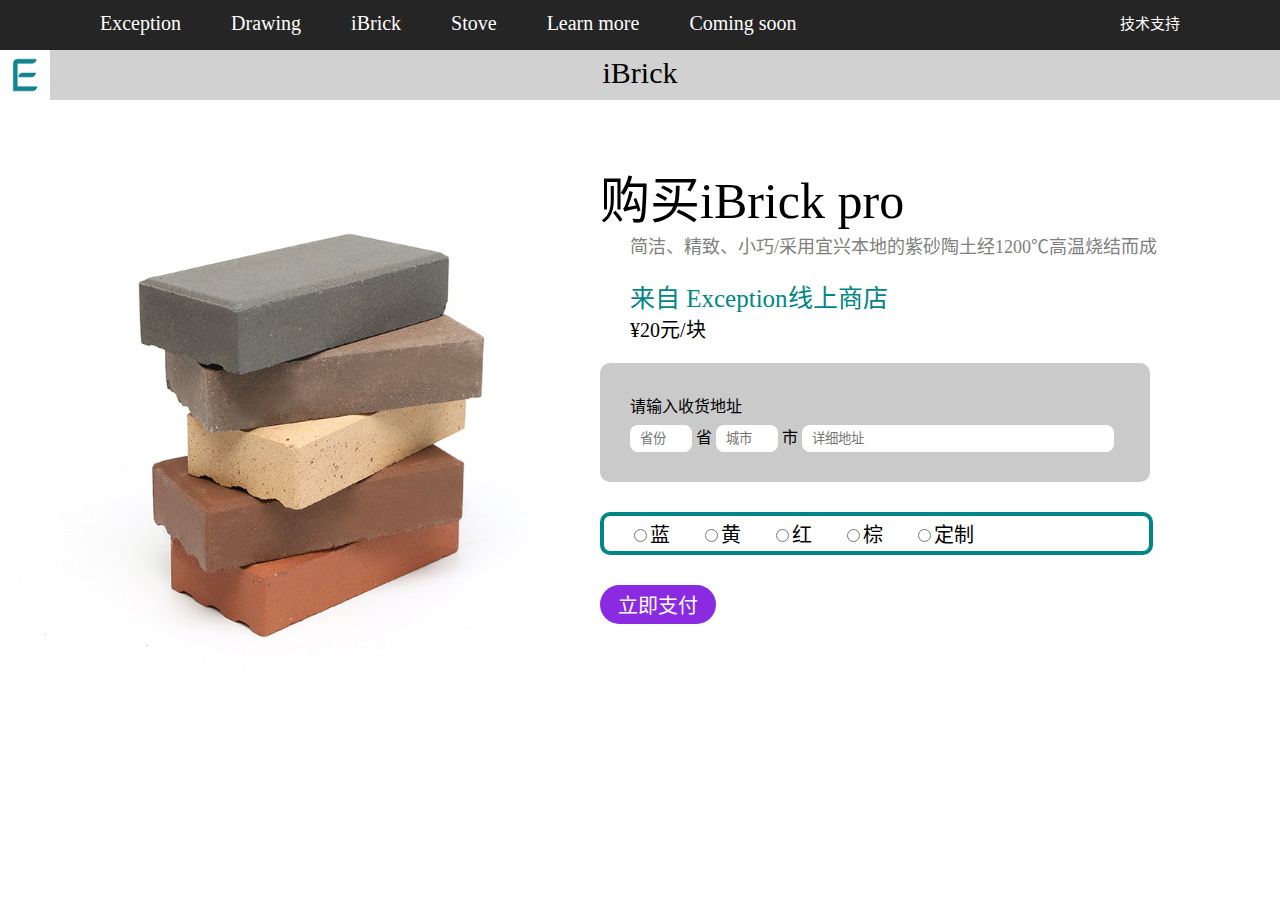
<file: pageOFBuy/BuyBrick.html>
<!DOCTYPE html>
<html lang="zh-CN">
<head>
    <meta charset="UTF-8">
    <meta name="viewport" content="width=device-width, initial-scale=1.0">
    <meta http-equiv="X-UA-Compatible" content="ie=edge">
    <title>购买</title>
    <link rel="stylesheet" href="./../css/nav.css">
    <link rel="stylesheet" href="./../css/buybrick.css">
    <link rel="shortcut icon" href="./../imges/logo.ico" type="image/x-icon">
</head>
<body>
    <div class="nav">
        <div class="befor">
            <a href="./../index.html">Exception</a>
        </div>
        <div class="other">
            <a href="./../drawing.html">Drawing</a>
        </div>
        <div class="other">
            <a href="./../brick.html">iBrick</a>
        </div>
        <div class="other">
            <a href="./../stove.html">Stove</a>
        </div>
        <div class="other">
            <a href="./../more.html">Learn more</a>
        </div>
        <div class="other">
            <span>Coming soon</span>
        </div>
        <div class="after">
            <a href="./../more.html">技术支持</a>
        </div>
    </div>
    <div class="leinav">
        <div>
            <span>彩蛋</span>
        </div>
    </div>
    <div class="toptitle">
        <div class="text1">
            <div class="title">
                iBrick
            </div>
        </div>
    </div>
    <div class="firstblock">
        <div class="text2">
            <div class="top">
                购买iBrick pro
            </div>
            <div class="down">
                简洁、精致、小巧/采用宜兴本地的紫砂陶土经1200℃高温烧结而成
            </div>
            <div class="valtitle">
                来自 Exception线上商店
            </div>
            <div class="val">
                ¥20元/块
            </div>
            <div class="location">
                <form>
                    <label for="local">请输入收货地址</label><br>
                    <input type="text" class="sheng" placeholder="省份"> 省
                    <input type="text" class="city" placeholder="城市"> 市
                    <input type="text" class="mine" placeholder="详细地址">
                </form>
            </div>
            <div class="choosecolor">
                <form>
                    <input type="radio" name="color" class="blue">蓝
                    <input type="radio" name="color" class="yellow">黄
                    <input type="radio" name="color" class="red">红
                    <input type="radio" name="color" class="brown">棕
                    <input type="radio" name="color" class="oth">定制
                </form>
            </div>
            <div class="accept">
                <a href="./thankforbrick.html">立即支付</a>
            </div>
        </div>
    </div>
</body>
</file>
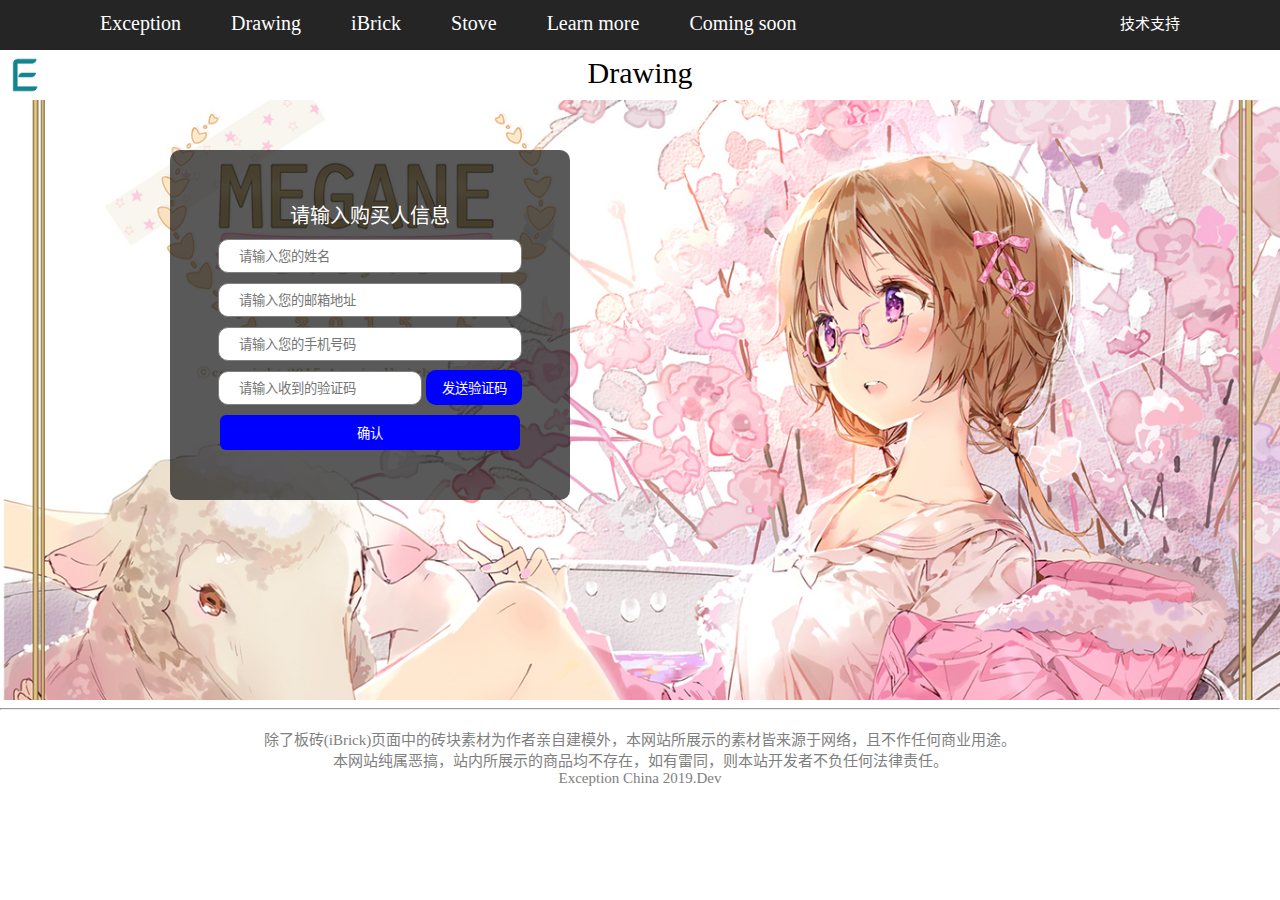
<file: pageOFBuy/BuyDrawing.html>
<!DOCTYPE html>
<html lang="zh-CN">
<head>
    <meta charset="UTF-8">
    <meta name="viewport" content="width=device-width, initial-scale=1.0">
    <meta http-equiv="X-UA-Compatible" content="ie=edge">
    <title>购买</title>
    <link rel="stylesheet" href="./../css/nav.css">
    <link rel="stylesheet" href="./../css/buydw.css">
    <link rel="shortcut icon" href="./../imges/logo.ico" type="image/x-icon">
</head>
<body>
    <div class="nav">
        <div class="befor">
            <a href="./../index.html">Exception</a>
        </div>
        <div class="other">
            <a href="./../drawing.html">Drawing</a>
        </div>
        <div class="other">
            <a href="./../brick.html">iBrick</a>
        </div>
        <div class="other">
            <a href="./../stove.html">Stove</a>
        </div>
        <div class="other">
            <a href="./../more.html">Learn more</a>
        </div>
        <div class="other">
            <span>Coming soon</span>
        </div>
        <div class="after">
            <a href="./../more.html">技术支持</a>
        </div>
    </div>
    <div class="leinav">
        <div>
            <span>彩蛋</span>
        </div>
    </div>

    <div class="toptitle">
        <div class="text1">
            <div class="title">
                Drawing
            </div>
        </div>
    </div>
    <div class="firstblock">
        <div class="left">
            <form action="#">
                <label for="information1">请输入购买人信息</label>
                <input type="text" id="name" placeholder="请输入您的姓名">
                <input type="text" id="mail" placeholder="请输入您的邮箱地址">
                <input type="text" id="phone" placeholder="请输入您的手机号码">
                <input type="text" id="verification" placeholder="请输入收到的验证码">
                <input type="submit" value="发送验证码" id="sub1">
            </form>
            <form action="./thankfordwing.html">
                <input type="submit" value="确认" id="sub2">
            </form>
        </div>
    </div>


    <hr>
        <div class="overccc">
            除了板砖(iBrick)页面中的砖块素材为作者亲自建模外，本网站所展示的素材皆来源于网络，且不作任何商业用途。<br>
            本网站纯属恶搞，站内所展示的商品均不存在，如有雷同，则本站开发者不负任何法律责任。<br>
            Exception China 2019.Dev
        </div>

</body>
</file>
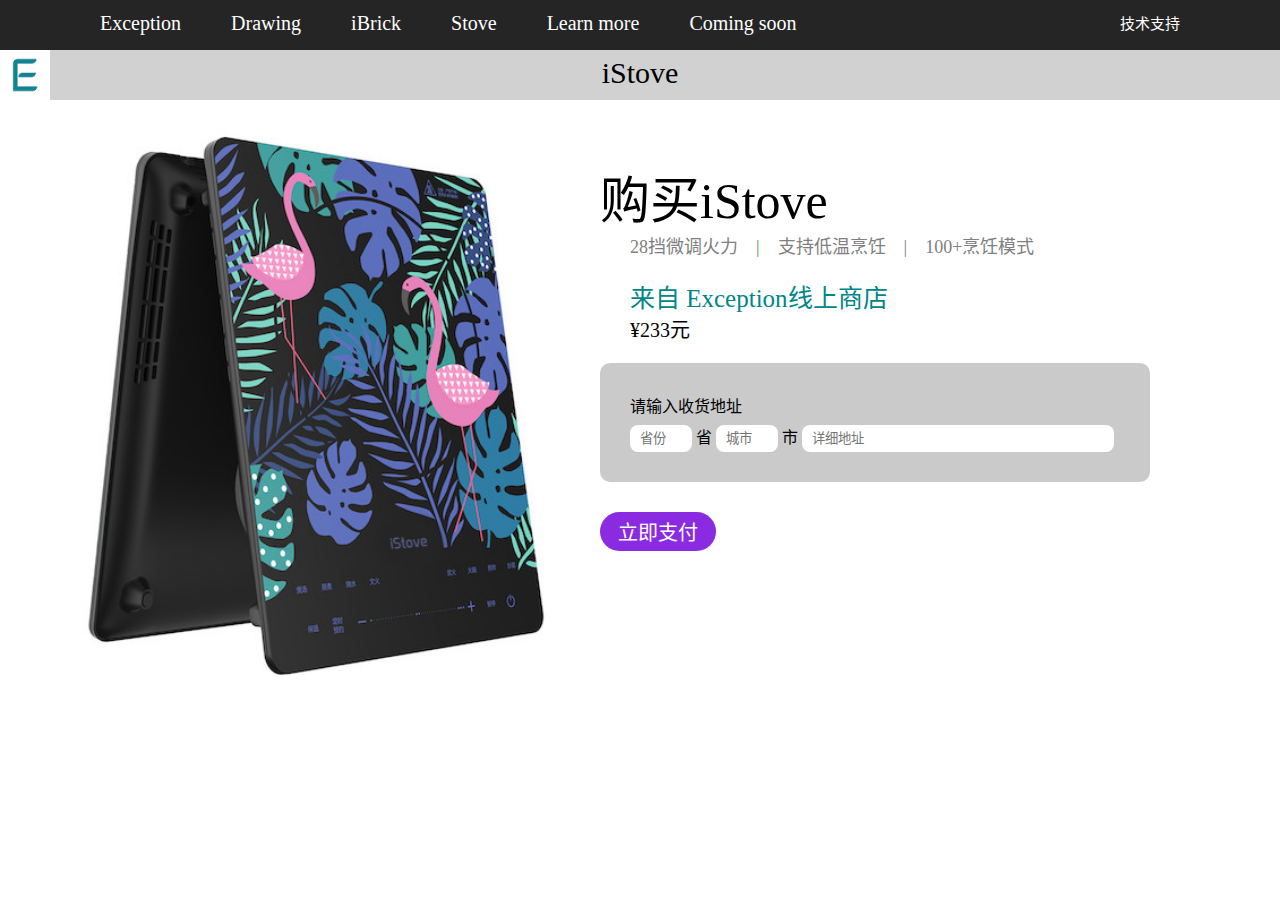
<file: pageOFBuy/BuyStove.html>
<!DOCTYPE html>
<html lang="zh-CN">
<head>
    <meta charset="UTF-8">
    <meta name="viewport" content="width=device-width, initial-scale=1.0">
    <meta http-equiv="X-UA-Compatible" content="ie=edge">
    <title>购买</title>
    <link rel="stylesheet" href="./../css/nav.css">
    <link rel="stylesheet" href="./../css/buystove.css">
    <link rel="shortcut icon" href="./../imges/logo.ico" type="image/x-icon">
</head>
<body>
    <div class="nav">
        <div class="befor">
            <a href="./../index.html">Exception</a>
        </div>
        <div class="other">
            <a href="./../drawing.html">Drawing</a>
        </div>
        <div class="other">
            <a href="./../brick.html">iBrick</a>
        </div>
        <div class="other">
            <a href="./../stove.html">Stove</a>
        </div>
        <div class="other">
            <a href="./../more.html">Learn more</a>
        </div>
        <div class="other">
            <span>Coming soon</span>
        </div>
        <div class="after">
            <a href="./../more.html">技术支持</a>
        </div>
    </div>
    <div class="leinav">
        <div>
            <span>彩蛋</span>
        </div>
    </div>
    <div class="toptitle">
        <div class="text1">
            <div class="title">
                iStove
            </div>
        </div>
    </div>
    <div class="firstblock">
        <div class="text2">
            <div class="top">
                购买iStove
            </div>
            <div class="down">
                28挡微调火力 | 支持低温烹饪 | 100+烹饪模式
            </div>
            <div class="valtitle">
                来自 Exception线上商店
            </div>
            <div class="val">
                ¥233元
            </div>
            <div class="location">
                <form>
                    <label for="local">请输入收货地址</label><br>
                    <input type="text" class="sheng" placeholder="省份"> 省
                    <input type="text" class="city" placeholder="城市"> 市
                    <input type="text" class="mine" placeholder="详细地址">
                </form>
            </div>
            <div class="accept">
                <a href="./thankforbrick.html">立即支付</a>
            </div>
        </div>
    </div>
</body>
</file>
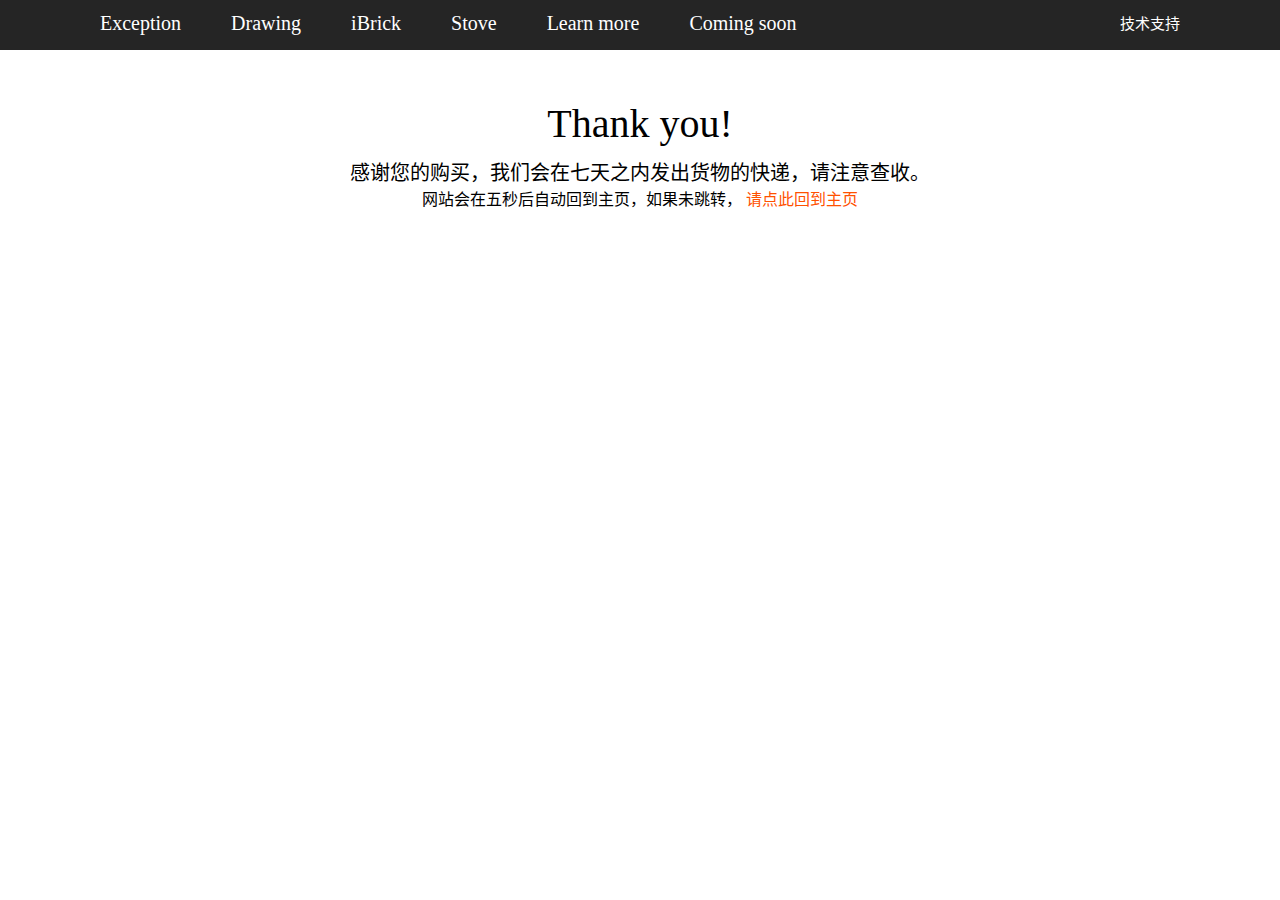
<file: pageOFBuy/thankforbrick.html>
<!DOCTYPE html>
<html lang="zh-CN">
<head>
    <meta charset="UTF-8">
    <meta name="viewport" content="width=device-width, initial-scale=1.0">
    <meta http-equiv="X-UA-Compatible" content="ie=edge">
    <title>购买成功</title>
    <link rel="stylesheet" href="./../css/nav.css">
    <link rel="stylesheet" href="./../css/buydw.css">
    <link rel="shortcut icon" href="./../imges/logo.ico" type="image/x-icon">
    <meta http-equiv="refresh" content="5;url=./../index.html">
</head>
<body>
    <div class="nav">
        <div class="befor">
            <a href="./../index.html">Exception</a>
        </div>
        <div class="other">
            <a href="./../drawing.html">Drawing</a>
        </div>
        <div class="other">
            <a href="./../brick.html">iBrick</a>
        </div>
        <div class="other">
            <a href="./../stove.html">Stove</a>
        </div>
        <div class="other">
            <a href="./../more.html">Learn more</a>
        </div>
        <div class="other">
            <span>Coming soon</span>
        </div>
        <div class="after">
            <a href="./../more.html">技术支持</a>
        </div>
    </div>
    <div class="leinav">
        <div>
            <span>彩蛋</span>
        </div>
    </div>
    <div class="thankyou">
        <div class="text1">
            Thank you!
        </div>
        <div class="text2">
            感谢您的购买，我们会在七天之内发出货物的快递，请注意查收。
        </div>
        <div class="index">
            网站会在五秒后自动回到主页，如果未跳转，
            <a href="./../index.html">请点此回到主页</a>
        </div>
    </div>
</body>
</file>
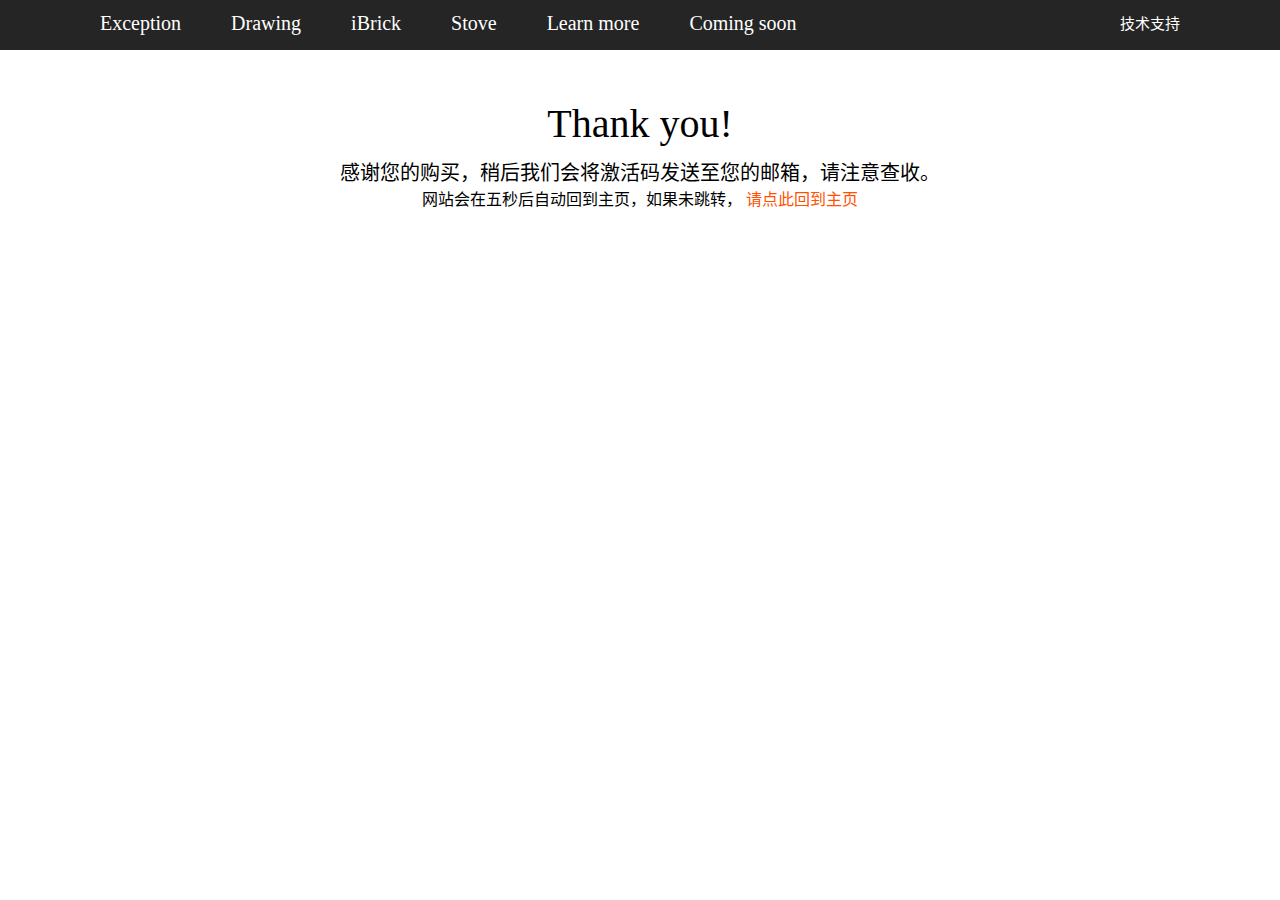
<file: pageOFBuy/thankfordwing.html>
<!DOCTYPE html>
<html lang="zh-CN">
<head>
    <meta charset="UTF-8">
    <meta name="viewport" content="width=device-width, initial-scale=1.0">
    <meta http-equiv="X-UA-Compatible" content="ie=edge">
    <title>购买成功</title>
    <link rel="stylesheet" href="./../css/nav.css">
    <link rel="stylesheet" href="./../css/buydw.css">
    <link rel="shortcut icon" href="./../imges/logo.ico" type="image/x-icon">
    <meta http-equiv="refresh" content="5;url=./../index.html">
</head>
<body>
    <div class="nav">
        <div class="befor">
            <a href="./../index.html">Exception</a>
        </div>
        <div class="other">
            <a href="./../drawing.html">Drawing</a>
        </div>
        <div class="other">
            <a href="./../brick.html">iBrick</a>
        </div>
        <div class="other">
            <a href="./../stove.html">Stove</a>
        </div>
        <div class="other">
            <a href="./../more.html">Learn more</a>
        </div>
        <div class="other">
            <span>Coming soon</span>
        </div>
        <div class="after">
            <a href="./../more.html">技术支持</a>
        </div>
    </div>
    <div class="leinav">
        <div>
            <span>彩蛋</span>
        </div>
    </div>
    <div class="thankyou">
        <div class="text1">
            Thank you!
        </div>
        <div class="text2">
            感谢您的购买，稍后我们会将激活码发送至您的邮箱，请注意查收。
        </div>
        <div class="index">
            网站会在五秒后自动回到主页，如果未跳转，
            <a href="./../index.html">请点此回到主页</a>
        </div>
    </div>
</body>
</file>
<file: css/nav.css>
body
{
    margin:0;
}
.nav
{
    display: block;
    background: #252525;
    margin: 0;
    height: 50px;
    width: 100%;
    min-width: 1000px;
    position: fixed;
}
.leinav
{
    display: block;
    background: #252525;
    margin: 0;
    height: 50px;
    width: 100%;
    min-width: 900px;
}
.befor
{
    float: left;
    padding-left: 100px;
}
.other
{
    float: left;
    padding-left: 50px;
}
.after
{
    float: right;
    padding-right: 100px;
    padding-top: 11px;
    font-size: 20px;
    color: white;
}
.befor,
.other
{
    padding-top: 12px;
    color: white;
    display: inline;
    font-size: 20px;
}
.nav a:link
{
    color: white;
    text-decoration: none;
}
.nav a:visited
{
    color: white;
}
.nav a:hover
{
    color: rgb(117, 117, 117);
}
.nav a:active
{
    color: black;
}
.nav a:link,
.nav a:visited,
.nav a:hover
{
    font-size: 20px;
}
.after a:link,
.after a:visited,
.after a:hover
{
    font-size: 15px;
}

.learnmore
{
    width: 100%;
    height: 1000px;
    min-width: 900px;
    background-image: url('./../imges/imgOfEx/002.jpg');
    background-repeat: no-repeat;
}

.otherss
{
    width: 100%;
    height: 1000px;
    min-width: 900px;
    background: gray;
}

.otherss .text1
{
    color: white;
    font-size: 50px;
    text-align: center;
}
.otherss .text2
{
    color: white;
    font-size: 30px;
    text-align: center;
}
.otherss .text2 a:link
{
    margin-top: 0;
    color: rgb(63, 63, 63);
    text-decoration: none;
}
.otherss .text2 a:visited
{
    color: rgb(63, 63, 63);
}
.otherss .text2 a:hover
{
    color: rgb(255, 255, 255);
}
.otherss .text2 a:active
{
    color: black;
}
.overccc
{
    width: auto;
    min-width: 900px;
    height: 100px;
    padding-left: 50px;
    padding-right: 50px;
    padding-top: 10px;
    font-size: 15px;
    color: gray;
    text-align: center;
}
</file>
<file: css/Exce.css>
.baseback
{
    margin: 0;
    display: block;
    width: 100%;
    height: 1000px;
    min-width: 900px;
    background-image: url('./../imges/imgOfEx/002.jpg');
    background-repeat: no-repeat;
}
.extext1
{
    display: block;
    text-align: center;
    color: white;
    font-size: 100px;
}
.extext2
{
    display: block;
    text-align: center;
    color: white;
    font-size: 50px;
}
.extext3
{
    display: block;
    text-align: center;
    color: white;
    font-size: 20px;
}
.baseback a:link
{
    margin-top: 0;
    color: rgb(63, 63, 63);
    text-decoration: none;
}
.baseback a:visited
{
    color: rgb(63, 63, 63);
}
.baseback a:hover
{
    color: rgb(255, 255, 255);
}
.baseback a:active
{
    color: black;
}
.item
{
    display: block;
    margin-top: 50px;
}
</file>
<file: css/show.css>
.brickProShow
{
    margin: 0;
    display: block;
    background: black;
    width: 100%;
    height: 500px;
    min-width: 900px;
    background-image: url('./../imges/砖头.jpg');
    background-size: 100%;
    background-position-x: center;
    background-repeat: no-repeat;
}
.brickShow
{
    margin: 0;
    display: block;
    background: white;
    width: 100%;
    height: 500px;
    min-width: 900px;
    background-image: url('./../imges/砖头2.jpg');
    background-size: 100%;
    background-position-x:center ;
    background-repeat: no-repeat;
}
.stoveShow
{
    margin: 0;
    display: block;
    background: white;
    width: 100%;
    height: 500px;
    min-width: 900px;
    background-image: url('./../imges/电磁炉.jpg');
    background-position-x: center;
    background-repeat: no-repeat;
}
.stove,
.brick,
.brickpro
{
    padding-top: 30px;
    display: block;
    font-size: 60px;
    font-weight: 900;
}
.introduce,
.introduce2
{
    display: block;
    font-size: 30px;
}
.brickpro,
.introduce
{
    color: white;
}
.brick,
.introduce2
{
    color: black;
}
.shoping
{
    display: block;
    font-size: 20px;
    color: grey;
}
a:link
{
    color: rgb(86, 154, 255);
    font-size: 25px;
    text-decoration: none;
}
a:visited
{
    color: rgb(86, 154, 255);
}
.space1
{
    display: inline;
    margin: 20px;
}

.brick,
.brickpro,
.stove,
.introduce,
.introduce2,
.shoping,
.temp
{
    margin-left: 80px;
}
.end
{
    margin: 0;
    display: block;
    background: white;
    width: 100%;
    height: 500px;
    min-width: 900px;
}
.over
{
    margin-left: 50px;
    margin-right: 50px;
    margin-top: 50px;
    font-size: 13px;
    color: gray;
}
.over a:link,
.over a:hover,
.over a:visited
{
    font-size: 13px;
    color:black;
}
</file>
<file: css/jieshao1.css>
.firstback{
    margin: 0;
    width: auto;
    min-width: 900px;
    height: 770px;
    background-image: url(./../imges/砖头2w.jpg);
    background-size: 100%;
    background-repeat: no-repeat;
    background-position-x: center;
}
.text01{
    text-align: center;
    padding-top: 250px;
}
.text01 .top{
    color: white;
    font-weight: 900;
    font-size: 90px;
}
.text01 .down{
    color: white;
    font-size: 30px;
    padding-top: 0px;
}
.text04 .buy a:visited,a:link,
.text03 .buy a:visited,a:link,
.text02 .buy a:visited,a:link,
.text01 .buy a:visited,a:link{
    color: rgb(86, 154, 255);
    text-decoration: none;
    font-size: 25px;
}

.scandsay{
    margin: 0;
    width: auto;
    min-width: 900px;
    height: 750px;
    background-color: white;
    background-image: url(./../imges/砖块介绍1.jpg);
    background-repeat: no-repeat;
    background-position: center;
}
.text02{
    padding-top: 50px;
    text-align: center;
}
.text02 .top{
    color: black;
    font-size: 60px;
}
.text02 .down{
    color: black;
    font-size: 20px;
}
.text03 .buy a:visited,a:link,
.text02 .buy a:visited,a:link{
    color: rgb(255, 100, 172);
}

.thirdsay{
    margin: 0;
    width: auto;
    min-width: 900px;
    height: 700px;
    background-color: white;
    background-image: url(./../imges/砖块介绍2.jpg);
    background-repeat: no-repeat;
    background-position: center;
}
.text03{
    text-align: center;
}
.text03 .top{
    color: black;
    font-size: 60px;
}
.text03 .down{
    color: black;
    font-size: 20px;
}

.fourthsay{
    margin: 0;
    width: auto;
    min-width: 900px;
    height: 700px;
    background-color: white;
    background-image: url(./../imges/砖块介绍3.jpg);
    background-repeat: no-repeat;
    background-position-y: center;
}
.text04{
    padding-top: 50px;
    padding-left: 700px;
}
.text04 .top{
    color: black;
    font-size: 50px;
}
.text04 .down{
    color: black;
    font-size: 20px;
}
.text04 .top3,
.text04 .top2{
    padding-top: 100px;
    font-size: 40px;
    color: black;
}
.text04 .top3{
    font-size: 50px;
}
</file>
<file: css/dwing.css>
.dwShow
{
    margin: 0;
    display: block;
    background: white;
    width: 100%;
    height: 500px;
    min-width: 900px;
    background-image: url('./../imges/imgOfDwing/39.jpg');
    background-repeat: no-repeat;
    background-position-x: center;
}
.dwShow2
{
    margin: 0;
    display: block;
    background: white;
    width: 100%;
    height: 500px;
    min-width: 900px;
    background-image: url('./../imges/imgOfDwing/29.jpg');
    background-repeat: no-repeat;
    background-position-x: center;
}
.dwShow3
{
    margin: 0;
    display: block;
    background: white;
    width: 100%;
    height: 500px;
    min-width: 900px;
    background-image: url('./../imges/imgOfDwing/3.jpg');
    background-repeat: no-repeat;
    background-position-x: center;
}
.dwShow,
.dwShow2,
.dwShow3{
    background-size: 100%;
}
.dw3,
.dw2,
.dw1
{
    padding-top: 30px;
    display: block;
    font-size: 60px;
    font-weight: 900;
}
.introduce,
.introduce2
{
    display: block;
    font-size: 30px;
}
.dw1,
.introduce
{
    color: white;
}
.dw2,
.introduce2
{
    color: black;
}
.shoping
{
    display: block;
    font-size: 20px;
    color: rgb(196, 196, 196);
}
.shoping2
{
    display: block;
    font-size: 20px;
    color: rgb(78, 78, 78);
}
a:link
{
    color: rgb(255, 255, 255);
    font-size: 25px;
    text-decoration: none;
}
a:visited
{
    color: rgb(255, 255, 255);
}
.space1
{
    display: inline;
    margin: 20px;
}

.dw2,
.dw1,
.dw3,
.introduce,
.introduce2,
.shoping,
.shoping2,
.temp
{
    margin-left: 60px;
}
.end
{
    margin: 0;
    display: block;
    background: white;
    width: 100%;
    height: 500px;
    min-width: 900px;
}
.over
{
    margin-left: 50px;
    margin-right: 50px;
    margin-top: 50px;
    font-size: 13px;
    color: gray;
}
.over a:link,
.over a:hover,
.over a:visited
{
    font-size: 13px;
    color:black;
}
.temp a:link,
.temp a:hover,
.temp a:visited
{
    color: rgb(255, 100, 172);
    font-size: 25px;
    text-decoration: none;
}
</file>
<file: css/nonsense.css>
.nonsense
{
    margin: 0;
    display: block;
    background:white;
    height: 2000px;
    width: 100%;
    min-width: 1300px;
}
.introduce3
{
    display: block;
    font-size: 30px;
    margin-top: 30px;
    margin-left: 30px;
}
.nonsense .introduce
{
    display: block;
    font-size: 20px;
    color: rgb(32, 32, 32);
}
.img1
{
    margin-top: 40px;
    margin-left: 40px;
    display: inline-block;
    vertical-align: middle;
    
}

.text1,
.text5
{
    margin-left: 40px;
    display: inline-block;
    font-size: 30px;
}
.text2,
.text6
{
    margin-top: 10px;
    display: block;
    font-size: 20px;
}
.text3
{
    margin-left: 100px;
    display: inline-block;
    font-size: 30px;
}
.text4
{
    margin-top: 10px;
    display: block;
    font-size: 20px;
}
.text5,
.text6
{
    color: white;
}
.nonsense .end
{
    background-color: black;
    height: 600px;
}
</file>
<file: css/stove.css>
.firstblock{
    margin: 0;
    background-image: url(./../imges/imgOfStove/first.jpg);
    background-repeat: no-repeat;
    background-position-x: center;
    height: 770px;
    width: 100%;
    min-width: 900px;
}
.firstblock .text1{
    padding-top: 150px;
    text-align: center;
}
.text1 .top{
    color: black;
    font-size: 60px;
}
.text1 .down{
    color: black;
    font-size: 30px;
}
.text1 .smalltext{
    color: gray;
    font-size: 15px;
}
.text1 .buy{
    padding-top: 10px;
}
.text1 .buy a:link,
.text1 .buy a:visited{
    text-decoration: none;
    font-size: 20px;
    color: blue;
}

.scendblock{
    margin: 0;
    background-image: url(./../imges/imgOfStove/dclu5.jpg);
    background-size: 100%;
    background-repeat: no-repeat;
    background-position-x: center;
    height: 579px;
    width: 100%;
    min-width: 900px;
}
.text2{
    letter-spacing: 3px;
    padding-top: 160px;
    text-align: center;
}
.text2 .top{
    color: white;
    font-size: 40px;
}
.text2 .down{
    padding-top: 20px;
    color: white;
    font-size: 20px;
}

.thirdblock{
    margin: 0;
    background-image: url(./../imges/imgOfStove/stove5.jpg);
    background-repeat: no-repeat;
    background-position-x: center;
    background-position-y: center;
    height: 400px;
    width: 100%;
    min-width: 900px;
}
.text3{
    padding-top: 60px;
    text-align: center;
}
.text3 .top{
    color: black;
    font-size: 70px;
}
.text3 .buy{
    padding-top: 130px;
}
.text3 .buy a:link,
.text3 .buy a:visited{
    text-decoration: none;
    color: blue;
    font-size: 20px;
}

.fourthblock{
    margin: 0;
    background-image: url(./../imges/imgOfStove/d.jpg);
    background-size: 100%;
    background-repeat: no-repeat;
    background-position: 0;
    height: 788px;
    width: 100%;
    min-width: 900px;
}
.text4{
    text-align: center;
    padding-top: 20px;
}
.text4 .top{
    color: white;
    font-size: 30px;
}
.text4 .down{
    padding-top: 10px;
    color: white;
    font-size: 15px;
}

.fivethblock{
    background: white;
    margin: 0;
    height: 500px;
    width: 100%;
    min-width: 900px;
    background-image: url(./../imges/imgOfStove/stove4.jpg);
    background-repeat: no-repeat;
}
.text5{
    padding-left: 500px;
    padding-top: 50px;
    color: black;
}
.text5 .top{
    font-size: 40px;
}
.text5 .down{
    color: gray;
    font-size: 20px;
    padding-top: 20px;
    padding-left: 20px;
}

.sixthblock{
    background-image: url(./../imges/imgOfStove/dcl4.jpg);
    background-size: 100%;
    background-repeat: no-repeat;
    background-position-x: center;
    height: 680px;
    width: 100%;
    min-width: 900px;
}

.seventhblock{
    background-image: url(./../imges/imgOfStove/stove2.jpg);
    background-repeat: no-repeat;
    background-position-x: center;
    background-position-y:120px;
    height: 788px;
    width: 100%;
    min-width: 900px;
}
.text7{
    text-align: center;
    padding-top: 50px;
}
.text7 .top{
    font-size: 50px;
    color: black;
}
.text7 .down{
    font-size: 30px;
    color: black;
}
.text7 .buy{
    padding-top: 10px;
}
.text7 .buy a:link,
.text7 .buy a:visited{
    text-align: center;
    text-align-last: center;
    display: table-cell;
    background: rgb(204, 0, 255);
    width: 130px;
    height: 40px;
    font-size: 25px;
    text-decoration: none;
    color: white;
    border-radius: 40px;
}
.text7 .buy a:hover{
    background: rgb(95, 95, 255);
}
.text7 .buy a:active{
    background: rgb(14, 165, 0);
}
</file>
<file: css/buybrick.css>
.toptitle{
    width: 100%;
    min-width: 900px;
    height: 50px;
    background: rgb(209, 209, 209);
    background-image: url(./../imges/logo.ico);
    background-size: 50px;
    background-repeat: no-repeat;
    background-position-y: center;
}
.text1{
    text-align: center;
    color: black;
}
.text1 .title{
    font-size: 30px;
    padding-top: 6px;
}
.firstblock{
    margin-top: 10px;
    width: 100%;
    min-width: 900px;
    height: 700px;
    background-image: url(./../imges/砖块介绍3.jpg);
    background-repeat: no-repeat;
    background-size: 600px;
}
.text2{
    margin-left: 600px;
    padding-top: 50px;
}
.text2 .top{
    color: black;
    font-size: 50px;
}
.text2 .down{
    margin-left: 30px;
    color: gray;
    font-size: 18px;
}
.text2 .valtitle{
    margin-top: 20px;
    margin-left: 30px;
    font-size: 25px;
    color: #008686;
}
.text2 .val{
    margin-left: 30px;
    font-size: 20px;
    color: black;
}
.location{
    width: 520px;
    background: rgb(202, 202, 202);
    margin-top: 20px;
    padding-left: 30px;
    padding-top: 30px;
    padding-bottom: 30px;
    border-radius: 10px;
}
.location .sheng,
.location .city{
    width: 50px;
    height: 25px;
    border: none;
    border-radius: 8px;
    margin-top: 8px;
    padding-left: 10px;
}
.location .mine{
    width: 300px;
    height: 25px;
    border: none;
    border-radius: 8px;
    padding-left: 10px;
}
.choosecolor{
    width: 545px;
    margin-top: 30px;
    font-size: 20px;
    padding-top: 3px;
    padding-bottom: 3px;
    border-radius: 10px;
    border-style: solid;
    border-width: 4px;
    border-color: #008686;

}
.choosecolor input{
    margin-left: 30px;
}
.accept{
    display: block;
    width: 100px;
    text-align: center;
    margin-top: 30px;
    background: blueviolet;
    padding-left: 8px;
    padding-top: 5px;
    padding-right: 8px;
    padding-bottom: 5px;
    font-size: 20px;
    border-radius: 20px;
}
.accept a:link,
.accept a:visited{
    color: white;
    text-decoration: none;
}
.accept a:hover{
    color: gray;
}
.accept a:active{
    color: black;
}
.buy02{
    margin-top: 30px;
    text-align: center;
    font-size: 30px;
    color: black;
}
</file>
<file: css/buydw.css>
.toptitle{
    width: 100%;
    min-width: 900px;
    height: 50px;
    background: white;
    background-image: url(./../imges/logo.ico);
    background-size: 50px;
    background-repeat: no-repeat;
    background-position-y: center;
}
.text1{
    text-align: center;
    color: black;
}
.text1 .title{
    font-size: 30px;
    padding-top: 6px;
}
.firstblock{
    width: 100%;
    min-width: 1000px;
    height: 600px;
    background: rgb(214, 214, 214);
    background-image: url(./../imges/imgOfDwing/33.jpg);
    background-size: 100%;
    background-repeat: no-repeat;
    background-position-x: center;
}
.firstblock .left{
    text-align: center;
    background: rgba(19, 19, 19, 0.7);
    padding-top: 50px;
    margin-left: 170px;
    margin-top: 50px;
    width: 400px;
    height: 300px;
    display: inline-block;
    border-radius: 10px;
}
.firstblock .left label{
    font-size: 20px;
    color: white;
}
.firstblock .left input[type=text]{
    border: 1px solid gray;
    padding-left: 20px;
    margin-top: 10px;
    width: 70%;
    height: 30px;
    border-radius: 10px;
}
.firstblock .left input[id=verification]{
    width: 45%;
}
.firstblock .left input[id=sub1]{
    width: 24%;
    height: 35px;
    background: blue;
    color: white;
    border: none;
    border-radius: 10px;
    cursor: pointer;
}
.firstblock .left input[id=sub2]{
    margin-top: 10px;
    width: 75%;
    height: 35px;
    background: blue;
    color: white;
    border: none;
    border-radius: 6px;
    cursor: pointer;
}
.thankyou{
    height: 700px;
    width: 100%;
    min-width: 900px;
    text-align: center;
}
.thankyou .text1{
    padding-top: 50px;
    color: black;
    font-size: 40px;
}
.thankyou .text2{
    padding-top: 10px;
    color: black;
    font-size: 20px;
}
.thankyou .index a:link,
.thankyou .index a:visited{
    color: rgb(255, 81, 0);
    text-decoration: none;
    padding-top: 10px;
}
</file>
<file: css/buystove.css>
.toptitle{
    width: 100%;
    min-width: 900px;
    height: 50px;
    background: rgb(209, 209, 209);
    background-image: url(./../imges/logo.ico);
    background-size: 50px;
    background-repeat: no-repeat;
    background-position-y: center;
}
.text1{
    text-align: center;
    color: black;
}
.text1 .title{
    font-size: 30px;
    padding-top: 6px;
}
.firstblock{
    margin-top: 10px;
    width: 100%;
    min-width: 900px;
    height: 700px;
    background-image: url(./../imges/imgOfStove/stove4.jpg);
    background-repeat: no-repeat;
    background-size: 600px;
}
.text2{
    margin-left: 600px;
    padding-top: 50px;
}
.text2 .top{
    color: black;
    font-size: 50px;
}
.text2 .down{
    margin-left: 30px;
    color: gray;
    font-size: 18px;
}
.text2 .valtitle{
    margin-top: 20px;
    margin-left: 30px;
    font-size: 25px;
    color: #008686;
}
.text2 .val{
    margin-left: 30px;
    font-size: 20px;
    color: black;
}
.location{
    width: 520px;
    background: rgb(202, 202, 202);
    margin-top: 20px;
    padding-left: 30px;
    padding-top: 30px;
    padding-bottom: 30px;
    border-radius: 10px;
}
.location .sheng,
.location .city{
    width: 50px;
    height: 25px;
    border: none;
    border-radius: 8px;
    margin-top: 8px;
    padding-left: 10px;
}
.location .mine{
    width: 300px;
    height: 25px;
    border: none;
    border-radius: 8px;
    padding-left: 10px;
}
.accept{
    display: block;
    width: 100px;
    text-align: center;
    margin-top: 30px;
    background: blueviolet;
    padding-left: 8px;
    padding-top: 5px;
    padding-right: 8px;
    padding-bottom: 5px;
    font-size: 20px;
    border-radius: 20px;
}
.accept a:link,
.accept a:visited{
    color: white;
    text-decoration: none;
}
.accept a:hover{
    color: gray;
}
.accept a:active{
    color: black;
}
</file>
